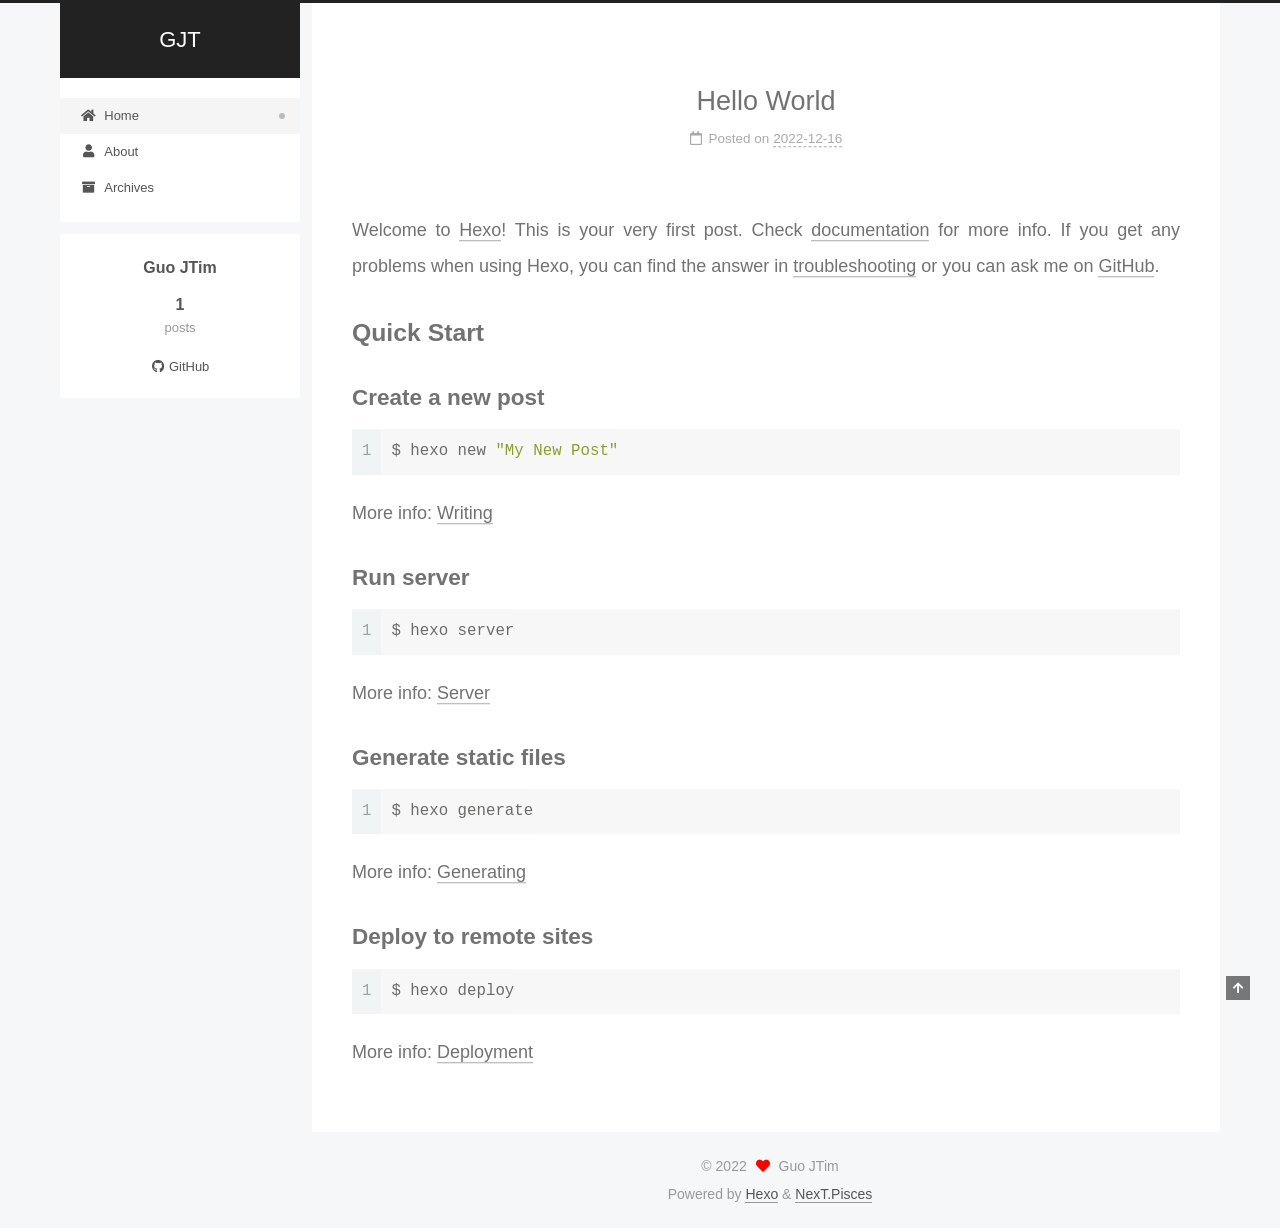
<file: index.html>
<!DOCTYPE html>
<html lang="en">
<head>
  <meta charset="UTF-8">
<meta name="viewport" content="width=device-width, initial-scale=1, maximum-scale=2">
<meta name="theme-color" content="#222">
<meta name="generator" content="Hexo 6.3.0">
  <link rel="apple-touch-icon" sizes="180x180" href="/images/apple-touch-icon-next.png">
  <link rel="icon" type="image/png" sizes="32x32" href="/images/favicon-32x32-next.png">
  <link rel="icon" type="image/png" sizes="16x16" href="/images/favicon-16x16-next.png">
  <link rel="mask-icon" href="/images/logo.svg" color="#222">

<link rel="stylesheet" href="/css/main.css">


<link rel="stylesheet" href="/lib/font-awesome/css/all.min.css">

<script id="hexo-configurations">
    var NexT = window.NexT || {};
    var CONFIG = {"hostname":"guojtim.github.io","root":"/","scheme":"Pisces","version":"7.8.0","exturl":false,"sidebar":{"position":"left","display":"post","padding":18,"offset":12,"onmobile":false},"copycode":{"enable":false,"show_result":false,"style":null},"back2top":{"enable":true,"sidebar":false,"scrollpercent":false},"bookmark":{"enable":false,"color":"#222","save":"auto"},"fancybox":false,"mediumzoom":false,"lazyload":false,"pangu":false,"comments":{"style":"tabs","active":null,"storage":true,"lazyload":false,"nav":null},"algolia":{"hits":{"per_page":10},"labels":{"input_placeholder":"Search for Posts","hits_empty":"We didn't find any results for the search: ${query}","hits_stats":"${hits} results found in ${time} ms"}},"localsearch":{"enable":false,"trigger":"auto","top_n_per_article":1,"unescape":false,"preload":false},"motion":{"enable":true,"async":false,"transition":{"post_block":"fadeIn","post_header":"slideDownIn","post_body":"slideDownIn","coll_header":"slideLeftIn","sidebar":"slideUpIn"}}};
  </script>

  <meta property="og:type" content="website">
<meta property="og:title" content="GJT">
<meta property="og:url" content="https://guojtim.github.io/index.html">
<meta property="og:site_name" content="GJT">
<meta property="og:locale" content="en_US">
<meta property="article:author" content="Guo JTim">
<meta name="twitter:card" content="summary">

<link rel="canonical" href="https://guojtim.github.io/">


<script id="page-configurations">
  // https://hexo.io/docs/variables.html
  CONFIG.page = {
    sidebar: "",
    isHome : true,
    isPost : false,
    lang   : 'en'
  };
</script>

  <title>GJT</title>
  






  <noscript>
  <style>
  .use-motion .brand,
  .use-motion .menu-item,
  .sidebar-inner,
  .use-motion .post-block,
  .use-motion .pagination,
  .use-motion .comments,
  .use-motion .post-header,
  .use-motion .post-body,
  .use-motion .collection-header { opacity: initial; }

  .use-motion .site-title,
  .use-motion .site-subtitle {
    opacity: initial;
    top: initial;
  }

  .use-motion .logo-line-before i { left: initial; }
  .use-motion .logo-line-after i { right: initial; }
  </style>
</noscript>

</head>

<body itemscope itemtype="http://schema.org/WebPage">
  <div class="container use-motion">
    <div class="headband"></div>

    <header class="header" itemscope itemtype="http://schema.org/WPHeader">
      <div class="header-inner"><div class="site-brand-container">
  <div class="site-nav-toggle">
    <div class="toggle" aria-label="Toggle navigation bar">
      <span class="toggle-line toggle-line-first"></span>
      <span class="toggle-line toggle-line-middle"></span>
      <span class="toggle-line toggle-line-last"></span>
    </div>
  </div>

  <div class="site-meta">

    <a href="/" class="brand" rel="start">
      <span class="logo-line-before"><i></i></span>
      <h1 class="site-title">GJT</h1>
      <span class="logo-line-after"><i></i></span>
    </a>
  </div>

  <div class="site-nav-right">
    <div class="toggle popup-trigger">
    </div>
  </div>
</div>




<nav class="site-nav">
  <ul id="menu" class="main-menu menu">
        <li class="menu-item menu-item-home">

    <a href="/" rel="section"><i class="fa fa-home fa-fw"></i>Home</a>

  </li>
        <li class="menu-item menu-item-about">

    <a href="/about/" rel="section"><i class="fa fa-user fa-fw"></i>About</a>

  </li>
        <li class="menu-item menu-item-archives">

    <a href="/archives/" rel="section"><i class="fa fa-archive fa-fw"></i>Archives</a>

  </li>
  </ul>
</nav>




</div>
    </header>

    
  <div class="back-to-top">
    <i class="fa fa-arrow-up"></i>
    <span>0%</span>
  </div>


    <main class="main">
      <div class="main-inner">
        <div class="content-wrap">
          

          <div class="content index posts-expand">
            
      
  
  
  <article itemscope itemtype="http://schema.org/Article" class="post-block" lang="en">
    <link itemprop="mainEntityOfPage" href="https://guojtim.github.io/2022/12/16/hello-world/">

    <span hidden itemprop="author" itemscope itemtype="http://schema.org/Person">
      <meta itemprop="image" content="/images/avatar.gif">
      <meta itemprop="name" content="Guo JTim">
      <meta itemprop="description" content="">
    </span>

    <span hidden itemprop="publisher" itemscope itemtype="http://schema.org/Organization">
      <meta itemprop="name" content="GJT">
    </span>
      <header class="post-header">
        <h2 class="post-title" itemprop="name headline">
          
            <a href="/2022/12/16/hello-world/" class="post-title-link" itemprop="url">Hello World</a>
        </h2>

        <div class="post-meta">
            <span class="post-meta-item">
              <span class="post-meta-item-icon">
                <i class="far fa-calendar"></i>
              </span>
              <span class="post-meta-item-text">Posted on</span>

              <time title="Created: 2022-12-16 17:27:26" itemprop="dateCreated datePublished" datetime="2022-12-16T17:27:26+08:00">2022-12-16</time>
            </span>

          

        </div>
      </header>

    
    
    
    <div class="post-body" itemprop="articleBody">

      
          <p>Welcome to <a target="_blank" rel="noopener" href="https://hexo.io/">Hexo</a>! This is your very first post. Check <a target="_blank" rel="noopener" href="https://hexo.io/docs/">documentation</a> for more info. If you get any problems when using Hexo, you can find the answer in <a target="_blank" rel="noopener" href="https://hexo.io/docs/troubleshooting.html">troubleshooting</a> or you can ask me on <a target="_blank" rel="noopener" href="https://github.com/hexojs/hexo/issues">GitHub</a>.</p>
<h2 id="Quick-Start"><a href="#Quick-Start" class="headerlink" title="Quick Start"></a>Quick Start</h2><h3 id="Create-a-new-post"><a href="#Create-a-new-post" class="headerlink" title="Create a new post"></a>Create a new post</h3><figure class="highlight bash"><table><tr><td class="gutter"><pre><span class="line">1</span><br></pre></td><td class="code"><pre><span class="line">$ hexo new <span class="string">&quot;My New Post&quot;</span></span><br></pre></td></tr></table></figure>

<p>More info: <a target="_blank" rel="noopener" href="https://hexo.io/docs/writing.html">Writing</a></p>
<h3 id="Run-server"><a href="#Run-server" class="headerlink" title="Run server"></a>Run server</h3><figure class="highlight bash"><table><tr><td class="gutter"><pre><span class="line">1</span><br></pre></td><td class="code"><pre><span class="line">$ hexo server</span><br></pre></td></tr></table></figure>

<p>More info: <a target="_blank" rel="noopener" href="https://hexo.io/docs/server.html">Server</a></p>
<h3 id="Generate-static-files"><a href="#Generate-static-files" class="headerlink" title="Generate static files"></a>Generate static files</h3><figure class="highlight bash"><table><tr><td class="gutter"><pre><span class="line">1</span><br></pre></td><td class="code"><pre><span class="line">$ hexo generate</span><br></pre></td></tr></table></figure>

<p>More info: <a target="_blank" rel="noopener" href="https://hexo.io/docs/generating.html">Generating</a></p>
<h3 id="Deploy-to-remote-sites"><a href="#Deploy-to-remote-sites" class="headerlink" title="Deploy to remote sites"></a>Deploy to remote sites</h3><figure class="highlight bash"><table><tr><td class="gutter"><pre><span class="line">1</span><br></pre></td><td class="code"><pre><span class="line">$ hexo deploy</span><br></pre></td></tr></table></figure>

<p>More info: <a target="_blank" rel="noopener" href="https://hexo.io/docs/one-command-deployment.html">Deployment</a></p>

      
    </div>

    
    
    
      <footer class="post-footer">
        <div class="post-eof"></div>
      </footer>
  </article>
  
  
  


  



          </div>
          

<script>
  window.addEventListener('tabs:register', () => {
    let { activeClass } = CONFIG.comments;
    if (CONFIG.comments.storage) {
      activeClass = localStorage.getItem('comments_active') || activeClass;
    }
    if (activeClass) {
      let activeTab = document.querySelector(`a[href="#comment-${activeClass}"]`);
      if (activeTab) {
        activeTab.click();
      }
    }
  });
  if (CONFIG.comments.storage) {
    window.addEventListener('tabs:click', event => {
      if (!event.target.matches('.tabs-comment .tab-content .tab-pane')) return;
      let commentClass = event.target.classList[1];
      localStorage.setItem('comments_active', commentClass);
    });
  }
</script>

        </div>
          
  
  <div class="toggle sidebar-toggle">
    <span class="toggle-line toggle-line-first"></span>
    <span class="toggle-line toggle-line-middle"></span>
    <span class="toggle-line toggle-line-last"></span>
  </div>

  <aside class="sidebar">
    <div class="sidebar-inner">

      <ul class="sidebar-nav motion-element">
        <li class="sidebar-nav-toc">
          Table of Contents
        </li>
        <li class="sidebar-nav-overview">
          Overview
        </li>
      </ul>

      <!--noindex-->
      <div class="post-toc-wrap sidebar-panel">
      </div>
      <!--/noindex-->

      <div class="site-overview-wrap sidebar-panel">
        <div class="site-author motion-element" itemprop="author" itemscope itemtype="http://schema.org/Person">
  <p class="site-author-name" itemprop="name">Guo JTim</p>
  <div class="site-description" itemprop="description"></div>
</div>
<div class="site-state-wrap motion-element">
  <nav class="site-state">
      <div class="site-state-item site-state-posts">
          <a href="/archives/">
        
          <span class="site-state-item-count">1</span>
          <span class="site-state-item-name">posts</span>
        </a>
      </div>
  </nav>
</div>
  <div class="links-of-author motion-element">
      <span class="links-of-author-item">
        <a href="https://github.com/guojtim" title="GitHub → https:&#x2F;&#x2F;github.com&#x2F;guojtim" rel="noopener" target="_blank"><i class="fab fa-github fa-fw"></i>GitHub</a>
      </span>
  </div>



      </div>

    </div>
  </aside>
  <div id="sidebar-dimmer"></div>


      </div>
    </main>

    <footer class="footer">
      <div class="footer-inner">
        

        

<div class="copyright">
  
  &copy; 
  <span itemprop="copyrightYear">2022</span>
  <span class="with-love">
    <i class="fa fa-heart"></i>
  </span>
  <span class="author" itemprop="copyrightHolder">Guo JTim</span>
</div>
  <div class="powered-by">Powered by <a href="https://hexo.io/" class="theme-link" rel="noopener" target="_blank">Hexo</a> & <a href="https://pisces.theme-next.org/" class="theme-link" rel="noopener" target="_blank">NexT.Pisces</a>
  </div>

        








      </div>
    </footer>
  </div>

  
  <script src="/lib/anime.min.js"></script>
  <script src="/lib/velocity/velocity.min.js"></script>
  <script src="/lib/velocity/velocity.ui.min.js"></script>

<script src="/js/utils.js"></script>

<script src="/js/motion.js"></script>


<script src="/js/schemes/pisces.js"></script>


<script src="/js/next-boot.js"></script>




  















  

  

</body>
</html>
</file>
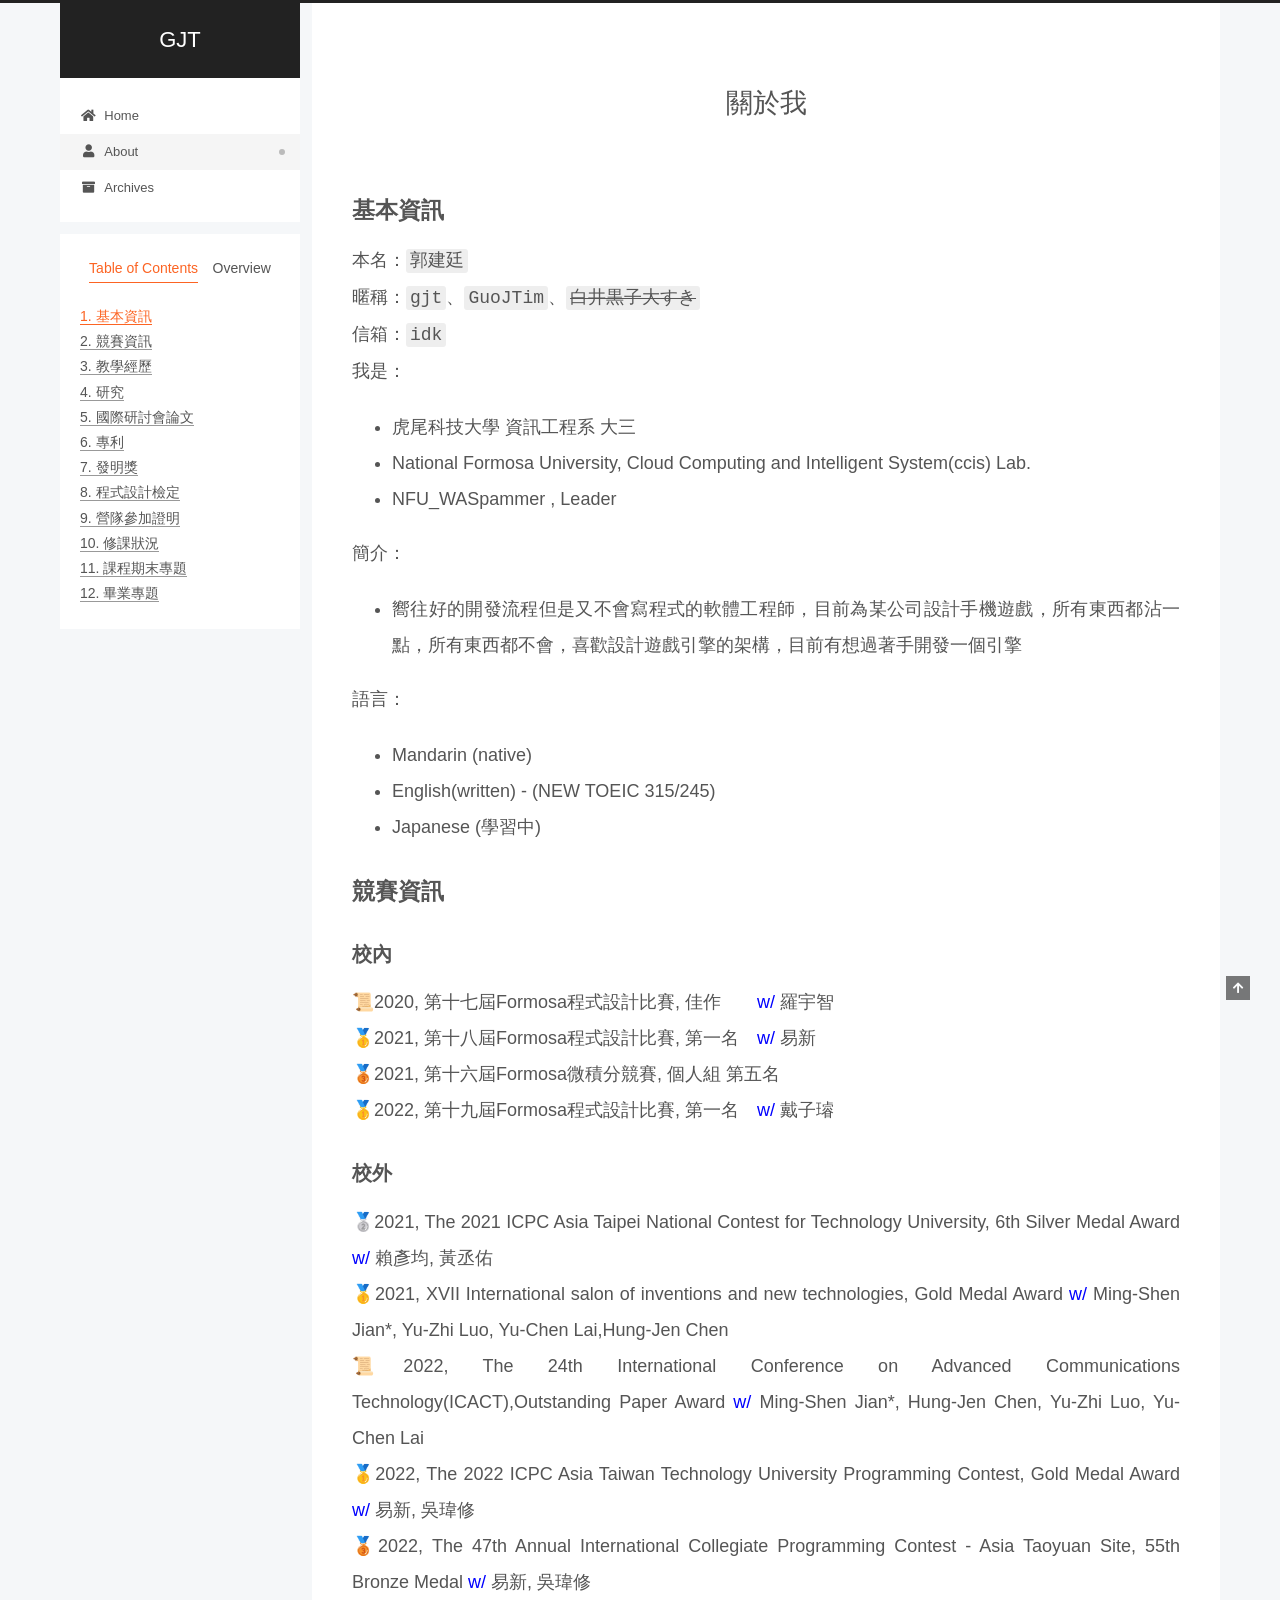
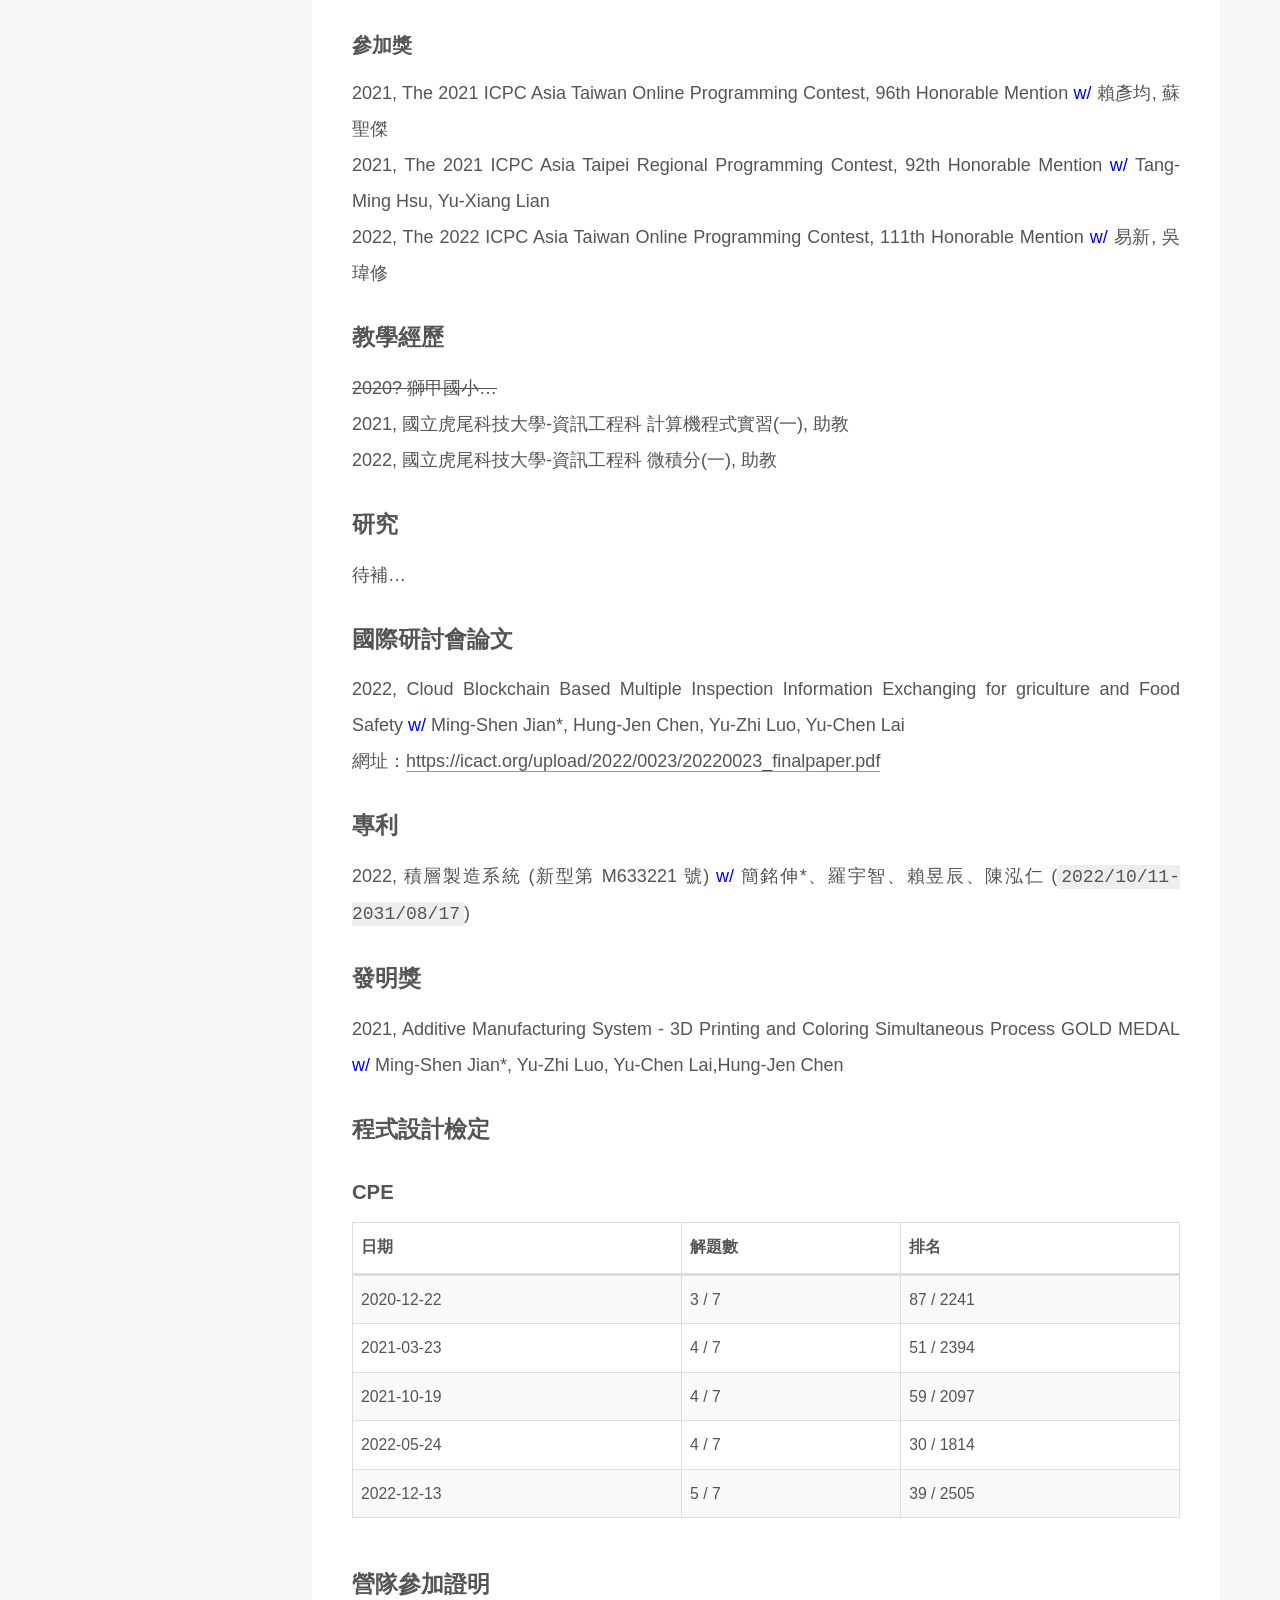
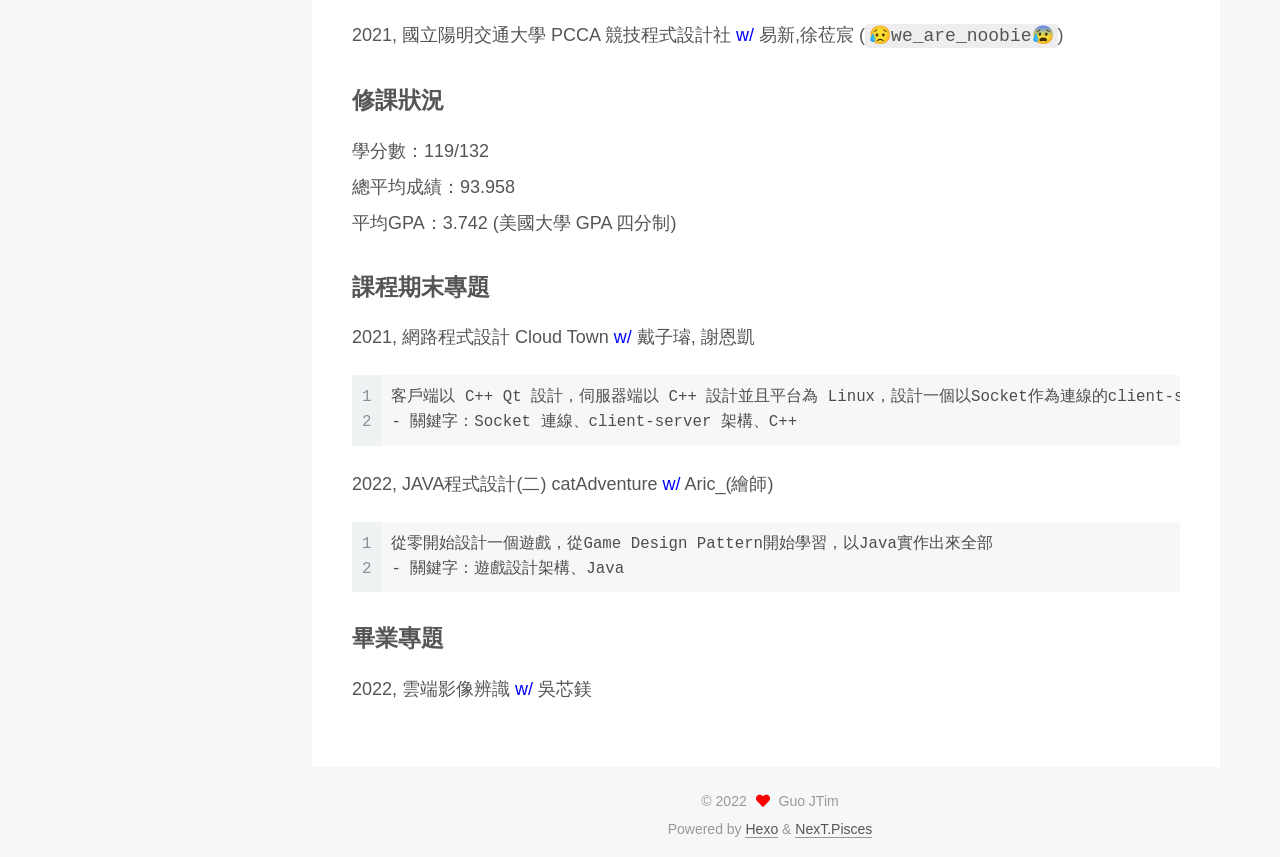
<file: about/index.html>
<!DOCTYPE html>
<html lang="en">
<head>
  <meta charset="UTF-8">
<meta name="viewport" content="width=device-width, initial-scale=1, maximum-scale=2">
<meta name="theme-color" content="#222">
<meta name="generator" content="Hexo 6.3.0">
  <link rel="apple-touch-icon" sizes="180x180" href="/images/apple-touch-icon-next.png">
  <link rel="icon" type="image/png" sizes="32x32" href="/images/favicon-32x32-next.png">
  <link rel="icon" type="image/png" sizes="16x16" href="/images/favicon-16x16-next.png">
  <link rel="mask-icon" href="/images/logo.svg" color="#222">

<link rel="stylesheet" href="/css/main.css">


<link rel="stylesheet" href="/lib/font-awesome/css/all.min.css">

<script id="hexo-configurations">
    var NexT = window.NexT || {};
    var CONFIG = {"hostname":"guojtim.github.io","root":"/","scheme":"Pisces","version":"7.8.0","exturl":false,"sidebar":{"position":"left","display":"post","padding":18,"offset":12,"onmobile":false},"copycode":{"enable":false,"show_result":false,"style":null},"back2top":{"enable":true,"sidebar":false,"scrollpercent":false},"bookmark":{"enable":false,"color":"#222","save":"auto"},"fancybox":false,"mediumzoom":false,"lazyload":false,"pangu":false,"comments":{"style":"tabs","active":null,"storage":true,"lazyload":false,"nav":null},"algolia":{"hits":{"per_page":10},"labels":{"input_placeholder":"Search for Posts","hits_empty":"We didn't find any results for the search: ${query}","hits_stats":"${hits} results found in ${time} ms"}},"localsearch":{"enable":false,"trigger":"auto","top_n_per_article":1,"unescape":false,"preload":false},"motion":{"enable":true,"async":false,"transition":{"post_block":"fadeIn","post_header":"slideDownIn","post_body":"slideDownIn","coll_header":"slideLeftIn","sidebar":"slideUpIn"}}};
  </script>

  <meta name="description" content=".with{     color:blue; }  基本資訊本名：郭建廷暱稱：gjt、GuoJTim、白井黒子大すき信箱：idk我是：  虎尾科技大學 資訊工程系 大三 National Formosa University, Cloud Computing and Intelligent System(ccis) Lab. NFU_WASpammer , Leader  簡介：  嚮往好的開發">
<meta property="og:type" content="website">
<meta property="og:title" content="關於我">
<meta property="og:url" content="https://guojtim.github.io/about/index.html">
<meta property="og:site_name" content="GJT">
<meta property="og:description" content=".with{     color:blue; }  基本資訊本名：郭建廷暱稱：gjt、GuoJTim、白井黒子大すき信箱：idk我是：  虎尾科技大學 資訊工程系 大三 National Formosa University, Cloud Computing and Intelligent System(ccis) Lab. NFU_WASpammer , Leader  簡介：  嚮往好的開發">
<meta property="og:locale" content="en_US">
<meta property="article:published_time" content="2022-12-21T15:16:29.000Z">
<meta property="article:modified_time" content="2022-12-21T17:34:34.189Z">
<meta property="article:author" content="Guo JTim">
<meta name="twitter:card" content="summary">

<link rel="canonical" href="https://guojtim.github.io/about/">


<script id="page-configurations">
  // https://hexo.io/docs/variables.html
  CONFIG.page = {
    sidebar: "",
    isHome : false,
    isPost : false,
    lang   : 'en'
  };
</script>

  <title>關於我 | GJT
</title>
  






  <noscript>
  <style>
  .use-motion .brand,
  .use-motion .menu-item,
  .sidebar-inner,
  .use-motion .post-block,
  .use-motion .pagination,
  .use-motion .comments,
  .use-motion .post-header,
  .use-motion .post-body,
  .use-motion .collection-header { opacity: initial; }

  .use-motion .site-title,
  .use-motion .site-subtitle {
    opacity: initial;
    top: initial;
  }

  .use-motion .logo-line-before i { left: initial; }
  .use-motion .logo-line-after i { right: initial; }
  </style>
</noscript>

</head>

<body itemscope itemtype="http://schema.org/WebPage">
  <div class="container use-motion">
    <div class="headband"></div>

    <header class="header" itemscope itemtype="http://schema.org/WPHeader">
      <div class="header-inner"><div class="site-brand-container">
  <div class="site-nav-toggle">
    <div class="toggle" aria-label="Toggle navigation bar">
      <span class="toggle-line toggle-line-first"></span>
      <span class="toggle-line toggle-line-middle"></span>
      <span class="toggle-line toggle-line-last"></span>
    </div>
  </div>

  <div class="site-meta">

    <a href="/" class="brand" rel="start">
      <span class="logo-line-before"><i></i></span>
      <h1 class="site-title">GJT</h1>
      <span class="logo-line-after"><i></i></span>
    </a>
  </div>

  <div class="site-nav-right">
    <div class="toggle popup-trigger">
    </div>
  </div>
</div>




<nav class="site-nav">
  <ul id="menu" class="main-menu menu">
        <li class="menu-item menu-item-home">

    <a href="/" rel="section"><i class="fa fa-home fa-fw"></i>Home</a>

  </li>
        <li class="menu-item menu-item-about">

    <a href="/about/" rel="section"><i class="fa fa-user fa-fw"></i>About</a>

  </li>
        <li class="menu-item menu-item-archives">

    <a href="/archives/" rel="section"><i class="fa fa-archive fa-fw"></i>Archives</a>

  </li>
  </ul>
</nav>




</div>
    </header>

    
  <div class="back-to-top">
    <i class="fa fa-arrow-up"></i>
    <span>0%</span>
  </div>


    <main class="main">
      <div class="main-inner">
        <div class="content-wrap">
          
  
  

          <div class="content page posts-expand">
            

    
    
    
    <div class="post-block" lang="en">
      <header class="post-header">

<h1 class="post-title" itemprop="name headline">關於我
</h1>

<div class="post-meta">
  

</div>

</header>

      
      
      
      <div class="post-body">
          <style>
.with{
    color:blue;
}
</style>
<h3 id="基本資訊"><a href="#基本資訊" class="headerlink" title="基本資訊"></a>基本資訊</h3><p>本名：<code>郭建廷</code><br>暱稱：<code>gjt</code>、<code>GuoJTim</code>、<del><code>白井黒子大すき</code></del><br>信箱：<code>idk</code><br>我是：</p>
<ul>
<li>虎尾科技大學 資訊工程系 大三</li>
<li>National Formosa University, Cloud Computing and Intelligent System(ccis) Lab.</li>
<li>NFU_WASpammer , Leader</li>
</ul>
<p>簡介：</p>
<ul>
<li>嚮往好的開發流程但是又不會寫程式的軟體工程師，目前為某公司設計手機遊戲，所有東西都沾一點，所有東西都不會，喜歡設計遊戲引擎的架構，目前有想過著手開發一個引擎</li>
</ul>
<p>語言：</p>
<ul>
<li>Mandarin (native)</li>
<li>English(written) - (NEW TOEIC 315&#x2F;245)</li>
<li>Japanese (學習中)</li>
</ul>
<h3 id="競賽資訊"><a href="#競賽資訊" class="headerlink" title="競賽資訊"></a>競賽資訊</h3><h4 id="校內"><a href="#校內" class="headerlink" title="校內"></a>校內</h4><p>📜2020, 第十七屆Formosa程式設計比賽, 佳作　　<span class="with">w&#x2F;</span> 羅宇智<br>🥇2021, 第十八屆Formosa程式設計比賽, 第一名　<span class="with">w&#x2F;</span> 易新<br>🥉2021, 第十六屆Formosa微積分競賽, 個人組 第五名<br>🥇2022, 第十九屆Formosa程式設計比賽, 第一名　<span class="with">w&#x2F;</span> 戴子璿</p>
<h4 id="校外"><a href="#校外" class="headerlink" title="校外"></a>校外</h4><p>🥈2021, The 2021 ICPC Asia Taipei National Contest for Technology University, 6th Silver Medal Award <span class="with">w&#x2F;</span> 賴彥均, 黃丞佑<br>🥇2021, XVII International salon of inventions and new technologies, Gold Medal Award <span class="with">w&#x2F;</span> Ming-Shen Jian*, Yu-Zhi Luo, Yu-Chen Lai,Hung-Jen Chen<br>📜2022, The 24th International Conference on Advanced Communications Technology(ICACT),Outstanding Paper Award <span class="with">w&#x2F;</span> Ming-Shen Jian*, Hung-Jen Chen, Yu-Zhi Luo, Yu-Chen Lai<br>🥇2022, The 2022 ICPC Asia Taiwan Technology University Programming Contest, Gold Medal Award <span class="with">w&#x2F;</span> 易新, 吳瑋修<br>🥉2022, The 47th Annual International Collegiate Programming Contest - Asia Taoyuan Site, 55th Bronze Medal <span class="with">w&#x2F;</span> 易新, 吳瑋修</p>
<h4 id="參加獎"><a href="#參加獎" class="headerlink" title="參加獎"></a>參加獎</h4><p>2021, The 2021 ICPC Asia Taiwan Online Programming Contest, 96th Honorable Mention <span class="with">w&#x2F;</span> 賴彥均, 蘇聖傑	<br>2021, The 2021 ICPC Asia Taipei Regional Programming Contest, 92th Honorable Mention <span class="with">w&#x2F;</span> Tang-Ming Hsu, Yu-Xiang Lian<br>2022, The 2022 ICPC Asia Taiwan Online Programming Contest, 111th Honorable Mention <span class="with">w&#x2F;</span> 易新, 吳瑋修</p>
<h3 id="教學經歷"><a href="#教學經歷" class="headerlink" title="教學經歷"></a>教學經歷</h3><p><del>2020? 獅甲國小…</del><br>2021, 國立​虎尾科技大學-資訊工程科 計算機程式實習(一), 助教<br>2022, 國立​虎尾科技大學-資訊工程科 微積分(一), 助教</p>
<h3 id="研究"><a href="#研究" class="headerlink" title="研究"></a>研究</h3><p>待補…</p>
<h3 id="國際研討會論文"><a href="#國際研討會論文" class="headerlink" title="國際研討會論文"></a>國際研討會論文</h3><p>2022, Cloud Blockchain Based Multiple Inspection Information Exchanging for griculture and Food Safety <span class="with">w&#x2F;</span> Ming-Shen Jian*, Hung-Jen Chen, Yu-Zhi Luo, Yu-Chen Lai<br>網址：<a target="_blank" rel="noopener" href="https://icact.org/upload/2022/0023/20220023_finalpaper.pdf">https://icact.org/upload/2022/0023/20220023_finalpaper.pdf</a></p>
<h3 id="專利"><a href="#專利" class="headerlink" title="專利"></a>專利</h3><p>2022, 積層製造系統 (新型第 M633221 號) <span class="with">w&#x2F;</span> 簡銘伸*、羅宇智、賴昱辰、陳泓仁 (<code>2022/10/11-2031/08/17</code>)</p>
<h3 id="發明獎"><a href="#發明獎" class="headerlink" title="發明獎"></a>發明獎</h3><p>2021, Additive Manufacturing System - 3D Printing and Coloring Simultaneous Process GOLD MEDAL <span class="with">w&#x2F;</span> Ming-Shen Jian*, Yu-Zhi Luo, Yu-Chen Lai,Hung-Jen Chen</p>
<h3 id="程式設計檢定"><a href="#程式設計檢定" class="headerlink" title="程式設計檢定"></a>程式設計檢定</h3><h4 id="CPE"><a href="#CPE" class="headerlink" title="CPE"></a>CPE</h4><table>
<thead>
<tr>
<th>日期</th>
<th>解題數</th>
<th>排名</th>
</tr>
</thead>
<tbody><tr>
<td>2020-12-22</td>
<td>3 &#x2F; 7</td>
<td>87 &#x2F; 2241</td>
</tr>
<tr>
<td>2021-03-23</td>
<td>4 &#x2F; 7</td>
<td>51 &#x2F; 2394</td>
</tr>
<tr>
<td>2021-10-19</td>
<td>4 &#x2F; 7</td>
<td>59 &#x2F; 2097</td>
</tr>
<tr>
<td>2022-05-24</td>
<td>4 &#x2F; 7</td>
<td>30 &#x2F; 1814</td>
</tr>
<tr>
<td>2022-12-13</td>
<td>5 &#x2F; 7</td>
<td>39 &#x2F; 2505</td>
</tr>
</tbody></table>
<h3 id="營隊參加證明"><a href="#營隊參加證明" class="headerlink" title="營隊參加證明"></a>營隊參加證明</h3><p>2021, 國立陽明交通大學 PCCA 競技程式設計社 <span class="with">w&#x2F;</span> 易新,徐莅宸 (<code>😥we_are_noobie😰</code>)</p>
<h3 id="修課狀況"><a href="#修課狀況" class="headerlink" title="修課狀況"></a>修課狀況</h3><p>學分數：119&#x2F;132<br>總平均成績：93.958<br>平均GPA：3.742 (美國大學 GPA 四分制)</p>
<h3 id="課程期末專題"><a href="#課程期末專題" class="headerlink" title="課程期末專題"></a>課程期末專題</h3><p>2021, 網路程式設計 Cloud Town <span class="with">w&#x2F;</span> 戴子璿, 謝恩凱</p>
<figure class="highlight plaintext"><table><tr><td class="gutter"><pre><span class="line">1</span><br><span class="line">2</span><br></pre></td><td class="code"><pre><span class="line">客戶端以 C++ Qt 設計，伺服器端以 C++ 設計並且平台為 Linux，設計一個以Socket作為連線的client-server架構連線的遊戲</span><br><span class="line">- 關鍵字：Socket 連線、client-server 架構、C++</span><br></pre></td></tr></table></figure>


<p>2022, JAVA程式設計(二) catAdventure <span class="with">w&#x2F;</span> Aric_(繪師)</p>
<figure class="highlight plaintext"><table><tr><td class="gutter"><pre><span class="line">1</span><br><span class="line">2</span><br></pre></td><td class="code"><pre><span class="line">從零開始設計一個遊戲，從Game Design Pattern開始學習，以Java實作出來全部</span><br><span class="line">- 關鍵字：遊戲設計架構、Java</span><br></pre></td></tr></table></figure>

<h3 id="畢業專題"><a href="#畢業專題" class="headerlink" title="畢業專題"></a>畢業專題</h3><p>2022, 雲端影像辨識 <span class="with">w&#x2F;</span> 吳芯鎂</p>

      </div>
      
      
      
    </div>
    

    
    
    


          </div>
          

<script>
  window.addEventListener('tabs:register', () => {
    let { activeClass } = CONFIG.comments;
    if (CONFIG.comments.storage) {
      activeClass = localStorage.getItem('comments_active') || activeClass;
    }
    if (activeClass) {
      let activeTab = document.querySelector(`a[href="#comment-${activeClass}"]`);
      if (activeTab) {
        activeTab.click();
      }
    }
  });
  if (CONFIG.comments.storage) {
    window.addEventListener('tabs:click', event => {
      if (!event.target.matches('.tabs-comment .tab-content .tab-pane')) return;
      let commentClass = event.target.classList[1];
      localStorage.setItem('comments_active', commentClass);
    });
  }
</script>

        </div>
          
  
  <div class="toggle sidebar-toggle">
    <span class="toggle-line toggle-line-first"></span>
    <span class="toggle-line toggle-line-middle"></span>
    <span class="toggle-line toggle-line-last"></span>
  </div>

  <aside class="sidebar">
    <div class="sidebar-inner">

      <ul class="sidebar-nav motion-element">
        <li class="sidebar-nav-toc">
          Table of Contents
        </li>
        <li class="sidebar-nav-overview">
          Overview
        </li>
      </ul>

      <!--noindex-->
      <div class="post-toc-wrap sidebar-panel">
          <div class="post-toc motion-element"><ol class="nav"><li class="nav-item nav-level-3"><a class="nav-link" href="#%E5%9F%BA%E6%9C%AC%E8%B3%87%E8%A8%8A"><span class="nav-number">1.</span> <span class="nav-text">基本資訊</span></a></li><li class="nav-item nav-level-3"><a class="nav-link" href="#%E7%AB%B6%E8%B3%BD%E8%B3%87%E8%A8%8A"><span class="nav-number">2.</span> <span class="nav-text">競賽資訊</span></a><ol class="nav-child"><li class="nav-item nav-level-4"><a class="nav-link" href="#%E6%A0%A1%E5%85%A7"><span class="nav-number">2.1.</span> <span class="nav-text">校內</span></a></li><li class="nav-item nav-level-4"><a class="nav-link" href="#%E6%A0%A1%E5%A4%96"><span class="nav-number">2.2.</span> <span class="nav-text">校外</span></a></li><li class="nav-item nav-level-4"><a class="nav-link" href="#%E5%8F%83%E5%8A%A0%E7%8D%8E"><span class="nav-number">2.3.</span> <span class="nav-text">參加獎</span></a></li></ol></li><li class="nav-item nav-level-3"><a class="nav-link" href="#%E6%95%99%E5%AD%B8%E7%B6%93%E6%AD%B7"><span class="nav-number">3.</span> <span class="nav-text">教學經歷</span></a></li><li class="nav-item nav-level-3"><a class="nav-link" href="#%E7%A0%94%E7%A9%B6"><span class="nav-number">4.</span> <span class="nav-text">研究</span></a></li><li class="nav-item nav-level-3"><a class="nav-link" href="#%E5%9C%8B%E9%9A%9B%E7%A0%94%E8%A8%8E%E6%9C%83%E8%AB%96%E6%96%87"><span class="nav-number">5.</span> <span class="nav-text">國際研討會論文</span></a></li><li class="nav-item nav-level-3"><a class="nav-link" href="#%E5%B0%88%E5%88%A9"><span class="nav-number">6.</span> <span class="nav-text">專利</span></a></li><li class="nav-item nav-level-3"><a class="nav-link" href="#%E7%99%BC%E6%98%8E%E7%8D%8E"><span class="nav-number">7.</span> <span class="nav-text">發明獎</span></a></li><li class="nav-item nav-level-3"><a class="nav-link" href="#%E7%A8%8B%E5%BC%8F%E8%A8%AD%E8%A8%88%E6%AA%A2%E5%AE%9A"><span class="nav-number">8.</span> <span class="nav-text">程式設計檢定</span></a><ol class="nav-child"><li class="nav-item nav-level-4"><a class="nav-link" href="#CPE"><span class="nav-number">8.1.</span> <span class="nav-text">CPE</span></a></li></ol></li><li class="nav-item nav-level-3"><a class="nav-link" href="#%E7%87%9F%E9%9A%8A%E5%8F%83%E5%8A%A0%E8%AD%89%E6%98%8E"><span class="nav-number">9.</span> <span class="nav-text">營隊參加證明</span></a></li><li class="nav-item nav-level-3"><a class="nav-link" href="#%E4%BF%AE%E8%AA%B2%E7%8B%80%E6%B3%81"><span class="nav-number">10.</span> <span class="nav-text">修課狀況</span></a></li><li class="nav-item nav-level-3"><a class="nav-link" href="#%E8%AA%B2%E7%A8%8B%E6%9C%9F%E6%9C%AB%E5%B0%88%E9%A1%8C"><span class="nav-number">11.</span> <span class="nav-text">課程期末專題</span></a></li><li class="nav-item nav-level-3"><a class="nav-link" href="#%E7%95%A2%E6%A5%AD%E5%B0%88%E9%A1%8C"><span class="nav-number">12.</span> <span class="nav-text">畢業專題</span></a></li></ol></div>
      </div>
      <!--/noindex-->

      <div class="site-overview-wrap sidebar-panel">
        <div class="site-author motion-element" itemprop="author" itemscope itemtype="http://schema.org/Person">
  <p class="site-author-name" itemprop="name">Guo JTim</p>
  <div class="site-description" itemprop="description"></div>
</div>
<div class="site-state-wrap motion-element">
  <nav class="site-state">
      <div class="site-state-item site-state-posts">
          <a href="/archives/">
        
          <span class="site-state-item-count">1</span>
          <span class="site-state-item-name">posts</span>
        </a>
      </div>
  </nav>
</div>
  <div class="links-of-author motion-element">
      <span class="links-of-author-item">
        <a href="https://github.com/guojtim" title="GitHub → https:&#x2F;&#x2F;github.com&#x2F;guojtim" rel="noopener" target="_blank"><i class="fab fa-github fa-fw"></i>GitHub</a>
      </span>
  </div>



      </div>

    </div>
  </aside>
  <div id="sidebar-dimmer"></div>


      </div>
    </main>

    <footer class="footer">
      <div class="footer-inner">
        

        

<div class="copyright">
  
  &copy; 
  <span itemprop="copyrightYear">2022</span>
  <span class="with-love">
    <i class="fa fa-heart"></i>
  </span>
  <span class="author" itemprop="copyrightHolder">Guo JTim</span>
</div>
  <div class="powered-by">Powered by <a href="https://hexo.io/" class="theme-link" rel="noopener" target="_blank">Hexo</a> & <a href="https://pisces.theme-next.org/" class="theme-link" rel="noopener" target="_blank">NexT.Pisces</a>
  </div>

        








      </div>
    </footer>
  </div>

  
  <script src="/lib/anime.min.js"></script>
  <script src="/lib/velocity/velocity.min.js"></script>
  <script src="/lib/velocity/velocity.ui.min.js"></script>

<script src="/js/utils.js"></script>

<script src="/js/motion.js"></script>


<script src="/js/schemes/pisces.js"></script>


<script src="/js/next-boot.js"></script>




  















  

  

</body>
</html>
</file>
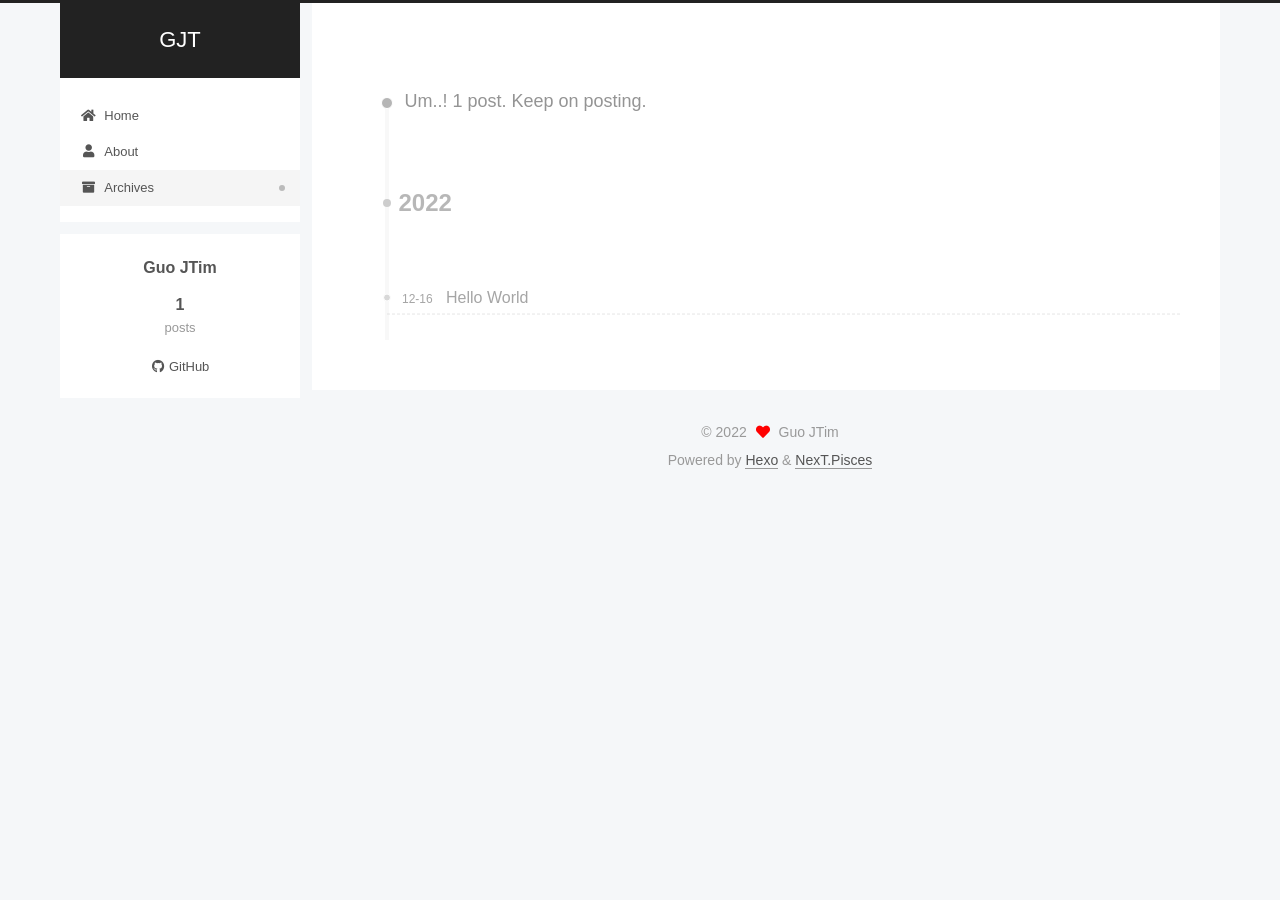
<file: archives/index.html>
<!DOCTYPE html>
<html lang="en">
<head>
  <meta charset="UTF-8">
<meta name="viewport" content="width=device-width, initial-scale=1, maximum-scale=2">
<meta name="theme-color" content="#222">
<meta name="generator" content="Hexo 6.3.0">
  <link rel="apple-touch-icon" sizes="180x180" href="/images/apple-touch-icon-next.png">
  <link rel="icon" type="image/png" sizes="32x32" href="/images/favicon-32x32-next.png">
  <link rel="icon" type="image/png" sizes="16x16" href="/images/favicon-16x16-next.png">
  <link rel="mask-icon" href="/images/logo.svg" color="#222">

<link rel="stylesheet" href="/css/main.css">


<link rel="stylesheet" href="/lib/font-awesome/css/all.min.css">

<script id="hexo-configurations">
    var NexT = window.NexT || {};
    var CONFIG = {"hostname":"guojtim.github.io","root":"/","scheme":"Pisces","version":"7.8.0","exturl":false,"sidebar":{"position":"left","display":"post","padding":18,"offset":12,"onmobile":false},"copycode":{"enable":false,"show_result":false,"style":null},"back2top":{"enable":true,"sidebar":false,"scrollpercent":false},"bookmark":{"enable":false,"color":"#222","save":"auto"},"fancybox":false,"mediumzoom":false,"lazyload":false,"pangu":false,"comments":{"style":"tabs","active":null,"storage":true,"lazyload":false,"nav":null},"algolia":{"hits":{"per_page":10},"labels":{"input_placeholder":"Search for Posts","hits_empty":"We didn't find any results for the search: ${query}","hits_stats":"${hits} results found in ${time} ms"}},"localsearch":{"enable":false,"trigger":"auto","top_n_per_article":1,"unescape":false,"preload":false},"motion":{"enable":true,"async":false,"transition":{"post_block":"fadeIn","post_header":"slideDownIn","post_body":"slideDownIn","coll_header":"slideLeftIn","sidebar":"slideUpIn"}}};
  </script>

  <meta property="og:type" content="website">
<meta property="og:title" content="GJT">
<meta property="og:url" content="https://guojtim.github.io/archives/index.html">
<meta property="og:site_name" content="GJT">
<meta property="og:locale" content="en_US">
<meta property="article:author" content="Guo JTim">
<meta name="twitter:card" content="summary">

<link rel="canonical" href="https://guojtim.github.io/archives/">


<script id="page-configurations">
  // https://hexo.io/docs/variables.html
  CONFIG.page = {
    sidebar: "",
    isHome : false,
    isPost : false,
    lang   : 'en'
  };
</script>

  <title>Archive | GJT</title>
  






  <noscript>
  <style>
  .use-motion .brand,
  .use-motion .menu-item,
  .sidebar-inner,
  .use-motion .post-block,
  .use-motion .pagination,
  .use-motion .comments,
  .use-motion .post-header,
  .use-motion .post-body,
  .use-motion .collection-header { opacity: initial; }

  .use-motion .site-title,
  .use-motion .site-subtitle {
    opacity: initial;
    top: initial;
  }

  .use-motion .logo-line-before i { left: initial; }
  .use-motion .logo-line-after i { right: initial; }
  </style>
</noscript>

</head>

<body itemscope itemtype="http://schema.org/WebPage">
  <div class="container use-motion">
    <div class="headband"></div>

    <header class="header" itemscope itemtype="http://schema.org/WPHeader">
      <div class="header-inner"><div class="site-brand-container">
  <div class="site-nav-toggle">
    <div class="toggle" aria-label="Toggle navigation bar">
      <span class="toggle-line toggle-line-first"></span>
      <span class="toggle-line toggle-line-middle"></span>
      <span class="toggle-line toggle-line-last"></span>
    </div>
  </div>

  <div class="site-meta">

    <a href="/" class="brand" rel="start">
      <span class="logo-line-before"><i></i></span>
      <h1 class="site-title">GJT</h1>
      <span class="logo-line-after"><i></i></span>
    </a>
  </div>

  <div class="site-nav-right">
    <div class="toggle popup-trigger">
    </div>
  </div>
</div>




<nav class="site-nav">
  <ul id="menu" class="main-menu menu">
        <li class="menu-item menu-item-home">

    <a href="/" rel="section"><i class="fa fa-home fa-fw"></i>Home</a>

  </li>
        <li class="menu-item menu-item-about">

    <a href="/about/" rel="section"><i class="fa fa-user fa-fw"></i>About</a>

  </li>
        <li class="menu-item menu-item-archives">

    <a href="/archives/" rel="section"><i class="fa fa-archive fa-fw"></i>Archives</a>

  </li>
  </ul>
</nav>




</div>
    </header>

    
  <div class="back-to-top">
    <i class="fa fa-arrow-up"></i>
    <span>0%</span>
  </div>


    <main class="main">
      <div class="main-inner">
        <div class="content-wrap">
          

          <div class="content archive">
            

  
  
  
  <div class="post-block">
    <div class="posts-collapse">
      <div class="collection-title">
        <span class="collection-header">Um..! 1 post. Keep on posting.</span>
      </div>

      
    <div class="collection-year">
      <span class="collection-header">2022</span>
    </div>

  <article itemscope itemtype="http://schema.org/Article">
    <header class="post-header">

      <div class="post-meta">
        <time itemprop="dateCreated"
              datetime="2022-12-16T17:27:26+08:00"
              content="2022-12-16">
          12-16
        </time>
      </div>

      <div class="post-title">
          <a class="post-title-link" href="/2022/12/16/hello-world/" itemprop="url">
            <span itemprop="name">Hello World</span>
          </a>
      </div>

    </header>
  </article>


    </div>
  </div>
  
  
  

  



          </div>
          

<script>
  window.addEventListener('tabs:register', () => {
    let { activeClass } = CONFIG.comments;
    if (CONFIG.comments.storage) {
      activeClass = localStorage.getItem('comments_active') || activeClass;
    }
    if (activeClass) {
      let activeTab = document.querySelector(`a[href="#comment-${activeClass}"]`);
      if (activeTab) {
        activeTab.click();
      }
    }
  });
  if (CONFIG.comments.storage) {
    window.addEventListener('tabs:click', event => {
      if (!event.target.matches('.tabs-comment .tab-content .tab-pane')) return;
      let commentClass = event.target.classList[1];
      localStorage.setItem('comments_active', commentClass);
    });
  }
</script>

        </div>
          
  
  <div class="toggle sidebar-toggle">
    <span class="toggle-line toggle-line-first"></span>
    <span class="toggle-line toggle-line-middle"></span>
    <span class="toggle-line toggle-line-last"></span>
  </div>

  <aside class="sidebar">
    <div class="sidebar-inner">

      <ul class="sidebar-nav motion-element">
        <li class="sidebar-nav-toc">
          Table of Contents
        </li>
        <li class="sidebar-nav-overview">
          Overview
        </li>
      </ul>

      <!--noindex-->
      <div class="post-toc-wrap sidebar-panel">
      </div>
      <!--/noindex-->

      <div class="site-overview-wrap sidebar-panel">
        <div class="site-author motion-element" itemprop="author" itemscope itemtype="http://schema.org/Person">
  <p class="site-author-name" itemprop="name">Guo JTim</p>
  <div class="site-description" itemprop="description"></div>
</div>
<div class="site-state-wrap motion-element">
  <nav class="site-state">
      <div class="site-state-item site-state-posts">
          <a href="/archives/">
        
          <span class="site-state-item-count">1</span>
          <span class="site-state-item-name">posts</span>
        </a>
      </div>
  </nav>
</div>
  <div class="links-of-author motion-element">
      <span class="links-of-author-item">
        <a href="https://github.com/guojtim" title="GitHub → https:&#x2F;&#x2F;github.com&#x2F;guojtim" rel="noopener" target="_blank"><i class="fab fa-github fa-fw"></i>GitHub</a>
      </span>
  </div>



      </div>

    </div>
  </aside>
  <div id="sidebar-dimmer"></div>


      </div>
    </main>

    <footer class="footer">
      <div class="footer-inner">
        

        

<div class="copyright">
  
  &copy; 
  <span itemprop="copyrightYear">2022</span>
  <span class="with-love">
    <i class="fa fa-heart"></i>
  </span>
  <span class="author" itemprop="copyrightHolder">Guo JTim</span>
</div>
  <div class="powered-by">Powered by <a href="https://hexo.io/" class="theme-link" rel="noopener" target="_blank">Hexo</a> & <a href="https://pisces.theme-next.org/" class="theme-link" rel="noopener" target="_blank">NexT.Pisces</a>
  </div>

        








      </div>
    </footer>
  </div>

  
  <script src="/lib/anime.min.js"></script>
  <script src="/lib/velocity/velocity.min.js"></script>
  <script src="/lib/velocity/velocity.ui.min.js"></script>

<script src="/js/utils.js"></script>

<script src="/js/motion.js"></script>


<script src="/js/schemes/pisces.js"></script>


<script src="/js/next-boot.js"></script>




  















  

  

</body>
</html>
</file>
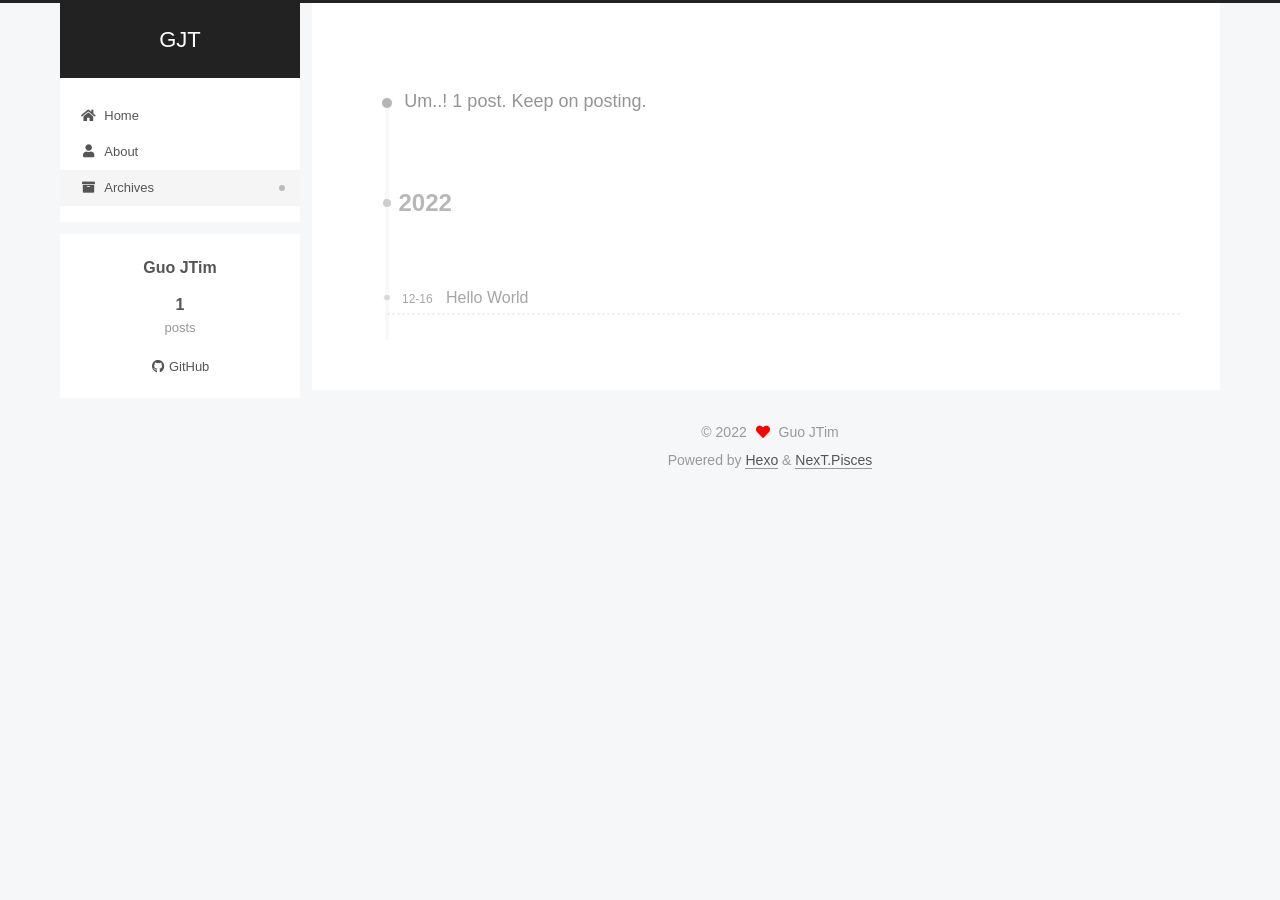
<file: archives/2022/index.html>
<!DOCTYPE html>
<html lang="en">
<head>
  <meta charset="UTF-8">
<meta name="viewport" content="width=device-width, initial-scale=1, maximum-scale=2">
<meta name="theme-color" content="#222">
<meta name="generator" content="Hexo 6.3.0">
  <link rel="apple-touch-icon" sizes="180x180" href="/images/apple-touch-icon-next.png">
  <link rel="icon" type="image/png" sizes="32x32" href="/images/favicon-32x32-next.png">
  <link rel="icon" type="image/png" sizes="16x16" href="/images/favicon-16x16-next.png">
  <link rel="mask-icon" href="/images/logo.svg" color="#222">

<link rel="stylesheet" href="/css/main.css">


<link rel="stylesheet" href="/lib/font-awesome/css/all.min.css">

<script id="hexo-configurations">
    var NexT = window.NexT || {};
    var CONFIG = {"hostname":"guojtim.github.io","root":"/","scheme":"Pisces","version":"7.8.0","exturl":false,"sidebar":{"position":"left","display":"post","padding":18,"offset":12,"onmobile":false},"copycode":{"enable":false,"show_result":false,"style":null},"back2top":{"enable":true,"sidebar":false,"scrollpercent":false},"bookmark":{"enable":false,"color":"#222","save":"auto"},"fancybox":false,"mediumzoom":false,"lazyload":false,"pangu":false,"comments":{"style":"tabs","active":null,"storage":true,"lazyload":false,"nav":null},"algolia":{"hits":{"per_page":10},"labels":{"input_placeholder":"Search for Posts","hits_empty":"We didn't find any results for the search: ${query}","hits_stats":"${hits} results found in ${time} ms"}},"localsearch":{"enable":false,"trigger":"auto","top_n_per_article":1,"unescape":false,"preload":false},"motion":{"enable":true,"async":false,"transition":{"post_block":"fadeIn","post_header":"slideDownIn","post_body":"slideDownIn","coll_header":"slideLeftIn","sidebar":"slideUpIn"}}};
  </script>

  <meta property="og:type" content="website">
<meta property="og:title" content="GJT">
<meta property="og:url" content="https://guojtim.github.io/archives/2022/index.html">
<meta property="og:site_name" content="GJT">
<meta property="og:locale" content="en_US">
<meta property="article:author" content="Guo JTim">
<meta name="twitter:card" content="summary">

<link rel="canonical" href="https://guojtim.github.io/archives/2022/">


<script id="page-configurations">
  // https://hexo.io/docs/variables.html
  CONFIG.page = {
    sidebar: "",
    isHome : false,
    isPost : false,
    lang   : 'en'
  };
</script>

  <title>Archive | GJT</title>
  






  <noscript>
  <style>
  .use-motion .brand,
  .use-motion .menu-item,
  .sidebar-inner,
  .use-motion .post-block,
  .use-motion .pagination,
  .use-motion .comments,
  .use-motion .post-header,
  .use-motion .post-body,
  .use-motion .collection-header { opacity: initial; }

  .use-motion .site-title,
  .use-motion .site-subtitle {
    opacity: initial;
    top: initial;
  }

  .use-motion .logo-line-before i { left: initial; }
  .use-motion .logo-line-after i { right: initial; }
  </style>
</noscript>

</head>

<body itemscope itemtype="http://schema.org/WebPage">
  <div class="container use-motion">
    <div class="headband"></div>

    <header class="header" itemscope itemtype="http://schema.org/WPHeader">
      <div class="header-inner"><div class="site-brand-container">
  <div class="site-nav-toggle">
    <div class="toggle" aria-label="Toggle navigation bar">
      <span class="toggle-line toggle-line-first"></span>
      <span class="toggle-line toggle-line-middle"></span>
      <span class="toggle-line toggle-line-last"></span>
    </div>
  </div>

  <div class="site-meta">

    <a href="/" class="brand" rel="start">
      <span class="logo-line-before"><i></i></span>
      <h1 class="site-title">GJT</h1>
      <span class="logo-line-after"><i></i></span>
    </a>
  </div>

  <div class="site-nav-right">
    <div class="toggle popup-trigger">
    </div>
  </div>
</div>




<nav class="site-nav">
  <ul id="menu" class="main-menu menu">
        <li class="menu-item menu-item-home">

    <a href="/" rel="section"><i class="fa fa-home fa-fw"></i>Home</a>

  </li>
        <li class="menu-item menu-item-about">

    <a href="/about/" rel="section"><i class="fa fa-user fa-fw"></i>About</a>

  </li>
        <li class="menu-item menu-item-archives">

    <a href="/archives/" rel="section"><i class="fa fa-archive fa-fw"></i>Archives</a>

  </li>
  </ul>
</nav>




</div>
    </header>

    
  <div class="back-to-top">
    <i class="fa fa-arrow-up"></i>
    <span>0%</span>
  </div>


    <main class="main">
      <div class="main-inner">
        <div class="content-wrap">
          

          <div class="content archive">
            

  
  
  
  <div class="post-block">
    <div class="posts-collapse">
      <div class="collection-title">
        <span class="collection-header">Um..! 1 post. Keep on posting.</span>
      </div>

      
    <div class="collection-year">
      <span class="collection-header">2022</span>
    </div>

  <article itemscope itemtype="http://schema.org/Article">
    <header class="post-header">

      <div class="post-meta">
        <time itemprop="dateCreated"
              datetime="2022-12-16T17:27:26+08:00"
              content="2022-12-16">
          12-16
        </time>
      </div>

      <div class="post-title">
          <a class="post-title-link" href="/2022/12/16/hello-world/" itemprop="url">
            <span itemprop="name">Hello World</span>
          </a>
      </div>

    </header>
  </article>


    </div>
  </div>
  
  
  

  



          </div>
          

<script>
  window.addEventListener('tabs:register', () => {
    let { activeClass } = CONFIG.comments;
    if (CONFIG.comments.storage) {
      activeClass = localStorage.getItem('comments_active') || activeClass;
    }
    if (activeClass) {
      let activeTab = document.querySelector(`a[href="#comment-${activeClass}"]`);
      if (activeTab) {
        activeTab.click();
      }
    }
  });
  if (CONFIG.comments.storage) {
    window.addEventListener('tabs:click', event => {
      if (!event.target.matches('.tabs-comment .tab-content .tab-pane')) return;
      let commentClass = event.target.classList[1];
      localStorage.setItem('comments_active', commentClass);
    });
  }
</script>

        </div>
          
  
  <div class="toggle sidebar-toggle">
    <span class="toggle-line toggle-line-first"></span>
    <span class="toggle-line toggle-line-middle"></span>
    <span class="toggle-line toggle-line-last"></span>
  </div>

  <aside class="sidebar">
    <div class="sidebar-inner">

      <ul class="sidebar-nav motion-element">
        <li class="sidebar-nav-toc">
          Table of Contents
        </li>
        <li class="sidebar-nav-overview">
          Overview
        </li>
      </ul>

      <!--noindex-->
      <div class="post-toc-wrap sidebar-panel">
      </div>
      <!--/noindex-->

      <div class="site-overview-wrap sidebar-panel">
        <div class="site-author motion-element" itemprop="author" itemscope itemtype="http://schema.org/Person">
  <p class="site-author-name" itemprop="name">Guo JTim</p>
  <div class="site-description" itemprop="description"></div>
</div>
<div class="site-state-wrap motion-element">
  <nav class="site-state">
      <div class="site-state-item site-state-posts">
          <a href="/archives/">
        
          <span class="site-state-item-count">1</span>
          <span class="site-state-item-name">posts</span>
        </a>
      </div>
  </nav>
</div>
  <div class="links-of-author motion-element">
      <span class="links-of-author-item">
        <a href="https://github.com/guojtim" title="GitHub → https:&#x2F;&#x2F;github.com&#x2F;guojtim" rel="noopener" target="_blank"><i class="fab fa-github fa-fw"></i>GitHub</a>
      </span>
  </div>



      </div>

    </div>
  </aside>
  <div id="sidebar-dimmer"></div>


      </div>
    </main>

    <footer class="footer">
      <div class="footer-inner">
        

        

<div class="copyright">
  
  &copy; 
  <span itemprop="copyrightYear">2022</span>
  <span class="with-love">
    <i class="fa fa-heart"></i>
  </span>
  <span class="author" itemprop="copyrightHolder">Guo JTim</span>
</div>
  <div class="powered-by">Powered by <a href="https://hexo.io/" class="theme-link" rel="noopener" target="_blank">Hexo</a> & <a href="https://pisces.theme-next.org/" class="theme-link" rel="noopener" target="_blank">NexT.Pisces</a>
  </div>

        








      </div>
    </footer>
  </div>

  
  <script src="/lib/anime.min.js"></script>
  <script src="/lib/velocity/velocity.min.js"></script>
  <script src="/lib/velocity/velocity.ui.min.js"></script>

<script src="/js/utils.js"></script>

<script src="/js/motion.js"></script>


<script src="/js/schemes/pisces.js"></script>


<script src="/js/next-boot.js"></script>




  















  

  

</body>
</html>
</file>
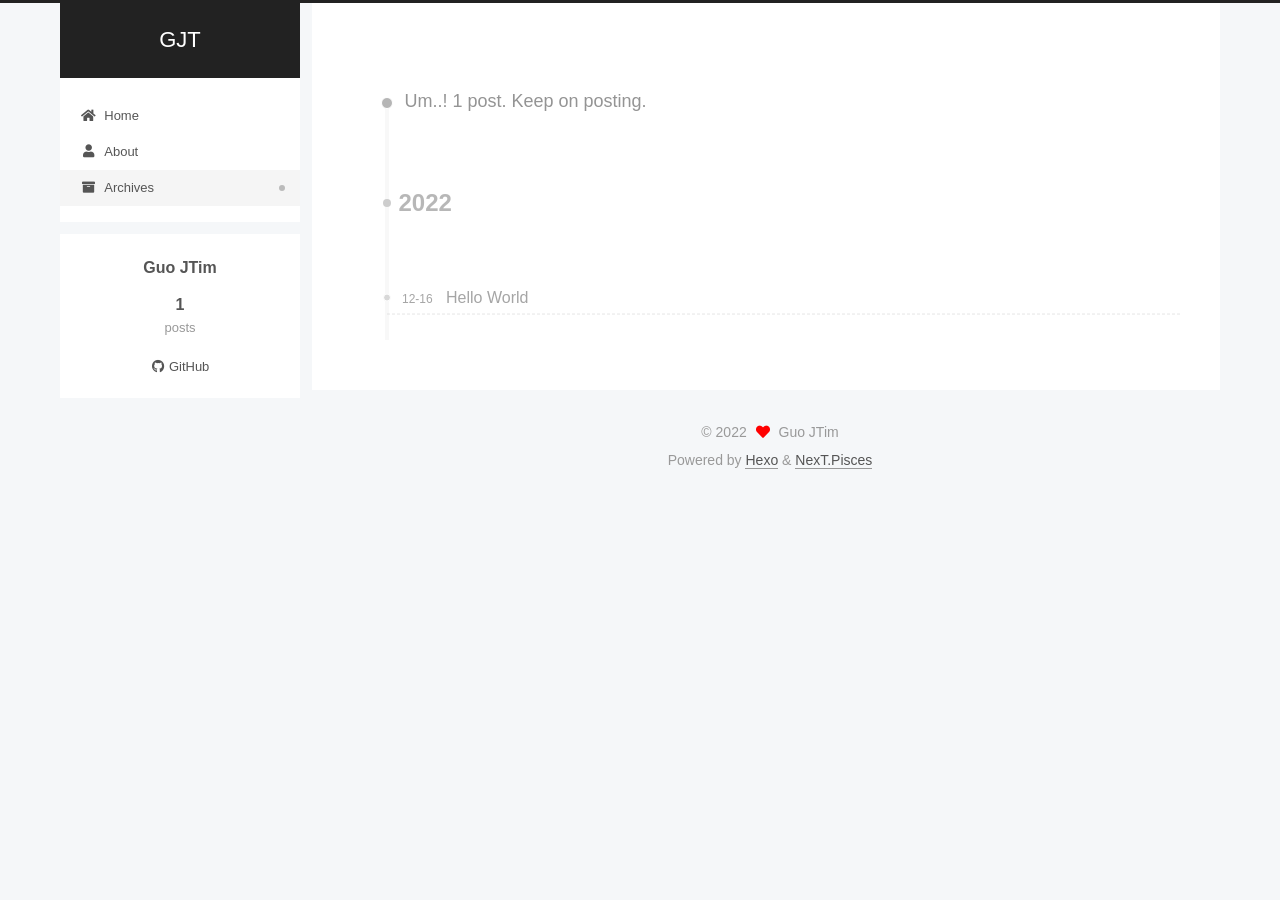
<file: archives/2022/12/index.html>
<!DOCTYPE html>
<html lang="en">
<head>
  <meta charset="UTF-8">
<meta name="viewport" content="width=device-width, initial-scale=1, maximum-scale=2">
<meta name="theme-color" content="#222">
<meta name="generator" content="Hexo 6.3.0">
  <link rel="apple-touch-icon" sizes="180x180" href="/images/apple-touch-icon-next.png">
  <link rel="icon" type="image/png" sizes="32x32" href="/images/favicon-32x32-next.png">
  <link rel="icon" type="image/png" sizes="16x16" href="/images/favicon-16x16-next.png">
  <link rel="mask-icon" href="/images/logo.svg" color="#222">

<link rel="stylesheet" href="/css/main.css">


<link rel="stylesheet" href="/lib/font-awesome/css/all.min.css">

<script id="hexo-configurations">
    var NexT = window.NexT || {};
    var CONFIG = {"hostname":"guojtim.github.io","root":"/","scheme":"Pisces","version":"7.8.0","exturl":false,"sidebar":{"position":"left","display":"post","padding":18,"offset":12,"onmobile":false},"copycode":{"enable":false,"show_result":false,"style":null},"back2top":{"enable":true,"sidebar":false,"scrollpercent":false},"bookmark":{"enable":false,"color":"#222","save":"auto"},"fancybox":false,"mediumzoom":false,"lazyload":false,"pangu":false,"comments":{"style":"tabs","active":null,"storage":true,"lazyload":false,"nav":null},"algolia":{"hits":{"per_page":10},"labels":{"input_placeholder":"Search for Posts","hits_empty":"We didn't find any results for the search: ${query}","hits_stats":"${hits} results found in ${time} ms"}},"localsearch":{"enable":false,"trigger":"auto","top_n_per_article":1,"unescape":false,"preload":false},"motion":{"enable":true,"async":false,"transition":{"post_block":"fadeIn","post_header":"slideDownIn","post_body":"slideDownIn","coll_header":"slideLeftIn","sidebar":"slideUpIn"}}};
  </script>

  <meta property="og:type" content="website">
<meta property="og:title" content="GJT">
<meta property="og:url" content="https://guojtim.github.io/archives/2022/12/index.html">
<meta property="og:site_name" content="GJT">
<meta property="og:locale" content="en_US">
<meta property="article:author" content="Guo JTim">
<meta name="twitter:card" content="summary">

<link rel="canonical" href="https://guojtim.github.io/archives/2022/12/">


<script id="page-configurations">
  // https://hexo.io/docs/variables.html
  CONFIG.page = {
    sidebar: "",
    isHome : false,
    isPost : false,
    lang   : 'en'
  };
</script>

  <title>Archive | GJT</title>
  






  <noscript>
  <style>
  .use-motion .brand,
  .use-motion .menu-item,
  .sidebar-inner,
  .use-motion .post-block,
  .use-motion .pagination,
  .use-motion .comments,
  .use-motion .post-header,
  .use-motion .post-body,
  .use-motion .collection-header { opacity: initial; }

  .use-motion .site-title,
  .use-motion .site-subtitle {
    opacity: initial;
    top: initial;
  }

  .use-motion .logo-line-before i { left: initial; }
  .use-motion .logo-line-after i { right: initial; }
  </style>
</noscript>

</head>

<body itemscope itemtype="http://schema.org/WebPage">
  <div class="container use-motion">
    <div class="headband"></div>

    <header class="header" itemscope itemtype="http://schema.org/WPHeader">
      <div class="header-inner"><div class="site-brand-container">
  <div class="site-nav-toggle">
    <div class="toggle" aria-label="Toggle navigation bar">
      <span class="toggle-line toggle-line-first"></span>
      <span class="toggle-line toggle-line-middle"></span>
      <span class="toggle-line toggle-line-last"></span>
    </div>
  </div>

  <div class="site-meta">

    <a href="/" class="brand" rel="start">
      <span class="logo-line-before"><i></i></span>
      <h1 class="site-title">GJT</h1>
      <span class="logo-line-after"><i></i></span>
    </a>
  </div>

  <div class="site-nav-right">
    <div class="toggle popup-trigger">
    </div>
  </div>
</div>




<nav class="site-nav">
  <ul id="menu" class="main-menu menu">
        <li class="menu-item menu-item-home">

    <a href="/" rel="section"><i class="fa fa-home fa-fw"></i>Home</a>

  </li>
        <li class="menu-item menu-item-about">

    <a href="/about/" rel="section"><i class="fa fa-user fa-fw"></i>About</a>

  </li>
        <li class="menu-item menu-item-archives">

    <a href="/archives/" rel="section"><i class="fa fa-archive fa-fw"></i>Archives</a>

  </li>
  </ul>
</nav>




</div>
    </header>

    
  <div class="back-to-top">
    <i class="fa fa-arrow-up"></i>
    <span>0%</span>
  </div>


    <main class="main">
      <div class="main-inner">
        <div class="content-wrap">
          

          <div class="content archive">
            

  
  
  
  <div class="post-block">
    <div class="posts-collapse">
      <div class="collection-title">
        <span class="collection-header">Um..! 1 post. Keep on posting.</span>
      </div>

      
    <div class="collection-year">
      <span class="collection-header">2022</span>
    </div>

  <article itemscope itemtype="http://schema.org/Article">
    <header class="post-header">

      <div class="post-meta">
        <time itemprop="dateCreated"
              datetime="2022-12-16T17:27:26+08:00"
              content="2022-12-16">
          12-16
        </time>
      </div>

      <div class="post-title">
          <a class="post-title-link" href="/2022/12/16/hello-world/" itemprop="url">
            <span itemprop="name">Hello World</span>
          </a>
      </div>

    </header>
  </article>


    </div>
  </div>
  
  
  

  



          </div>
          

<script>
  window.addEventListener('tabs:register', () => {
    let { activeClass } = CONFIG.comments;
    if (CONFIG.comments.storage) {
      activeClass = localStorage.getItem('comments_active') || activeClass;
    }
    if (activeClass) {
      let activeTab = document.querySelector(`a[href="#comment-${activeClass}"]`);
      if (activeTab) {
        activeTab.click();
      }
    }
  });
  if (CONFIG.comments.storage) {
    window.addEventListener('tabs:click', event => {
      if (!event.target.matches('.tabs-comment .tab-content .tab-pane')) return;
      let commentClass = event.target.classList[1];
      localStorage.setItem('comments_active', commentClass);
    });
  }
</script>

        </div>
          
  
  <div class="toggle sidebar-toggle">
    <span class="toggle-line toggle-line-first"></span>
    <span class="toggle-line toggle-line-middle"></span>
    <span class="toggle-line toggle-line-last"></span>
  </div>

  <aside class="sidebar">
    <div class="sidebar-inner">

      <ul class="sidebar-nav motion-element">
        <li class="sidebar-nav-toc">
          Table of Contents
        </li>
        <li class="sidebar-nav-overview">
          Overview
        </li>
      </ul>

      <!--noindex-->
      <div class="post-toc-wrap sidebar-panel">
      </div>
      <!--/noindex-->

      <div class="site-overview-wrap sidebar-panel">
        <div class="site-author motion-element" itemprop="author" itemscope itemtype="http://schema.org/Person">
  <p class="site-author-name" itemprop="name">Guo JTim</p>
  <div class="site-description" itemprop="description"></div>
</div>
<div class="site-state-wrap motion-element">
  <nav class="site-state">
      <div class="site-state-item site-state-posts">
          <a href="/archives/">
        
          <span class="site-state-item-count">1</span>
          <span class="site-state-item-name">posts</span>
        </a>
      </div>
  </nav>
</div>
  <div class="links-of-author motion-element">
      <span class="links-of-author-item">
        <a href="https://github.com/guojtim" title="GitHub → https:&#x2F;&#x2F;github.com&#x2F;guojtim" rel="noopener" target="_blank"><i class="fab fa-github fa-fw"></i>GitHub</a>
      </span>
  </div>



      </div>

    </div>
  </aside>
  <div id="sidebar-dimmer"></div>


      </div>
    </main>

    <footer class="footer">
      <div class="footer-inner">
        

        

<div class="copyright">
  
  &copy; 
  <span itemprop="copyrightYear">2022</span>
  <span class="with-love">
    <i class="fa fa-heart"></i>
  </span>
  <span class="author" itemprop="copyrightHolder">Guo JTim</span>
</div>
  <div class="powered-by">Powered by <a href="https://hexo.io/" class="theme-link" rel="noopener" target="_blank">Hexo</a> & <a href="https://pisces.theme-next.org/" class="theme-link" rel="noopener" target="_blank">NexT.Pisces</a>
  </div>

        








      </div>
    </footer>
  </div>

  
  <script src="/lib/anime.min.js"></script>
  <script src="/lib/velocity/velocity.min.js"></script>
  <script src="/lib/velocity/velocity.ui.min.js"></script>

<script src="/js/utils.js"></script>

<script src="/js/motion.js"></script>


<script src="/js/schemes/pisces.js"></script>


<script src="/js/next-boot.js"></script>




  















  

  

</body>
</html>
</file>
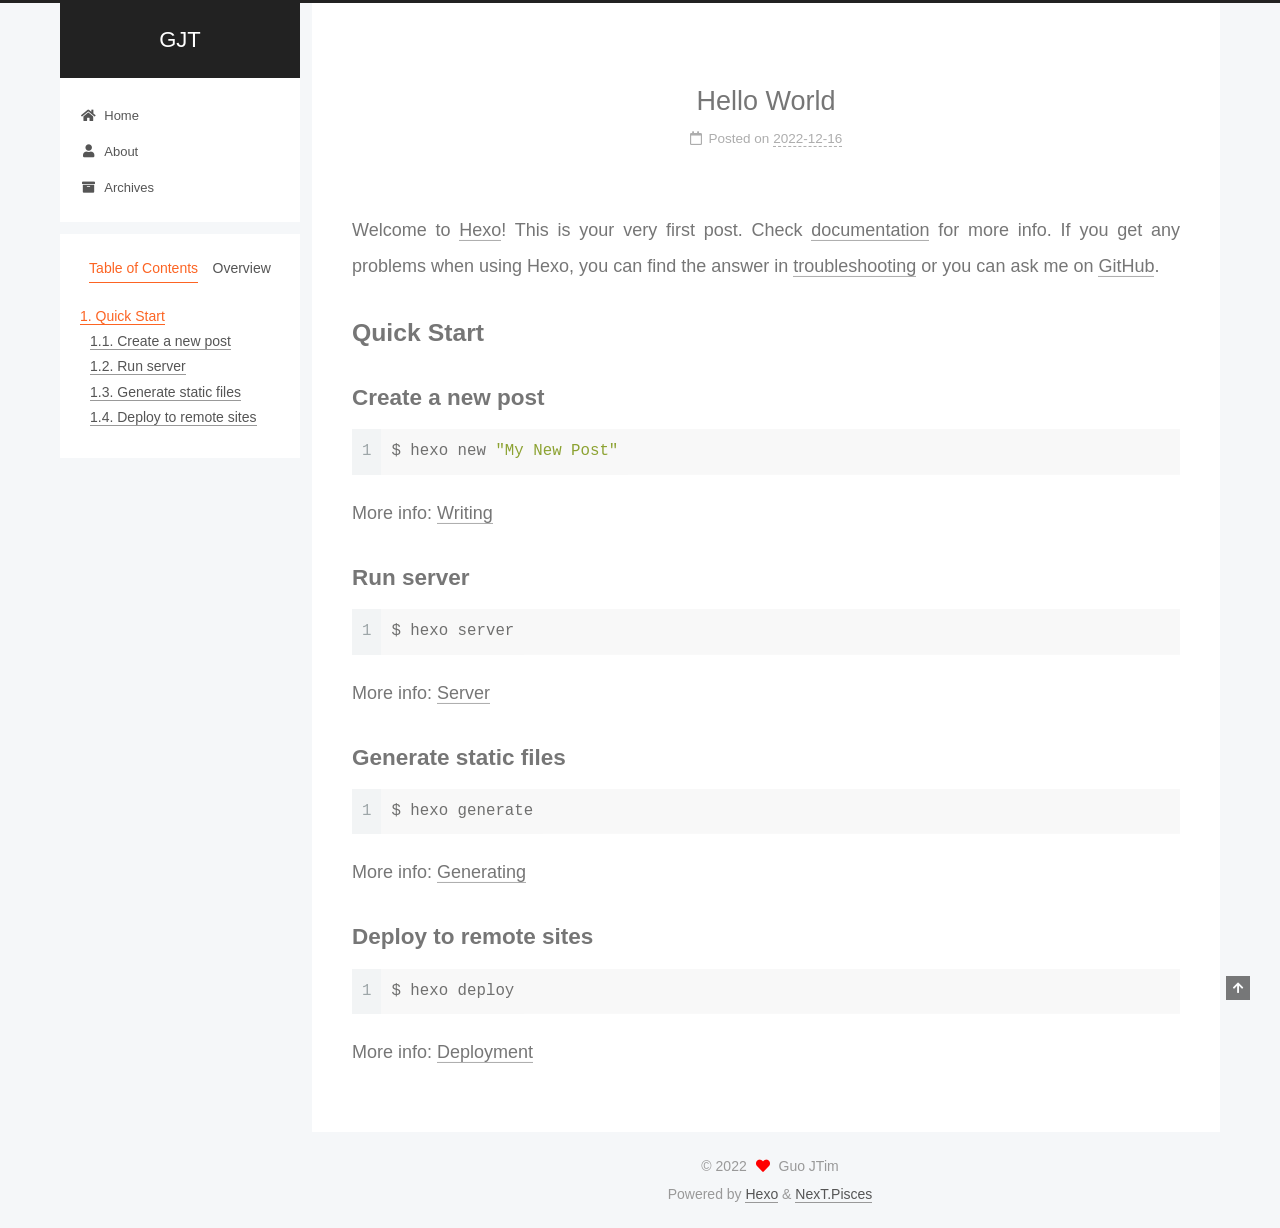
<file: 2022/12/16/hello-world/index.html>
<!DOCTYPE html>
<html lang="en">
<head>
  <meta charset="UTF-8">
<meta name="viewport" content="width=device-width, initial-scale=1, maximum-scale=2">
<meta name="theme-color" content="#222">
<meta name="generator" content="Hexo 6.3.0">
  <link rel="apple-touch-icon" sizes="180x180" href="/images/apple-touch-icon-next.png">
  <link rel="icon" type="image/png" sizes="32x32" href="/images/favicon-32x32-next.png">
  <link rel="icon" type="image/png" sizes="16x16" href="/images/favicon-16x16-next.png">
  <link rel="mask-icon" href="/images/logo.svg" color="#222">

<link rel="stylesheet" href="/css/main.css">


<link rel="stylesheet" href="/lib/font-awesome/css/all.min.css">

<script id="hexo-configurations">
    var NexT = window.NexT || {};
    var CONFIG = {"hostname":"guojtim.github.io","root":"/","scheme":"Pisces","version":"7.8.0","exturl":false,"sidebar":{"position":"left","display":"post","padding":18,"offset":12,"onmobile":false},"copycode":{"enable":false,"show_result":false,"style":null},"back2top":{"enable":true,"sidebar":false,"scrollpercent":false},"bookmark":{"enable":false,"color":"#222","save":"auto"},"fancybox":false,"mediumzoom":false,"lazyload":false,"pangu":false,"comments":{"style":"tabs","active":null,"storage":true,"lazyload":false,"nav":null},"algolia":{"hits":{"per_page":10},"labels":{"input_placeholder":"Search for Posts","hits_empty":"We didn't find any results for the search: ${query}","hits_stats":"${hits} results found in ${time} ms"}},"localsearch":{"enable":false,"trigger":"auto","top_n_per_article":1,"unescape":false,"preload":false},"motion":{"enable":true,"async":false,"transition":{"post_block":"fadeIn","post_header":"slideDownIn","post_body":"slideDownIn","coll_header":"slideLeftIn","sidebar":"slideUpIn"}}};
  </script>

  <meta name="description" content="Welcome to Hexo! This is your very first post. Check documentation for more info. If you get any problems when using Hexo, you can find the answer in troubleshooting or you can ask me on GitHub. Quick">
<meta property="og:type" content="article">
<meta property="og:title" content="Hello World">
<meta property="og:url" content="https://guojtim.github.io/2022/12/16/hello-world/index.html">
<meta property="og:site_name" content="GJT">
<meta property="og:description" content="Welcome to Hexo! This is your very first post. Check documentation for more info. If you get any problems when using Hexo, you can find the answer in troubleshooting or you can ask me on GitHub. Quick">
<meta property="og:locale" content="en_US">
<meta property="article:published_time" content="2022-12-16T09:27:26.078Z">
<meta property="article:modified_time" content="2022-12-16T09:27:26.078Z">
<meta property="article:author" content="Guo JTim">
<meta name="twitter:card" content="summary">

<link rel="canonical" href="https://guojtim.github.io/2022/12/16/hello-world/">


<script id="page-configurations">
  // https://hexo.io/docs/variables.html
  CONFIG.page = {
    sidebar: "",
    isHome : false,
    isPost : true,
    lang   : 'en'
  };
</script>

  <title>Hello World | GJT</title>
  






  <noscript>
  <style>
  .use-motion .brand,
  .use-motion .menu-item,
  .sidebar-inner,
  .use-motion .post-block,
  .use-motion .pagination,
  .use-motion .comments,
  .use-motion .post-header,
  .use-motion .post-body,
  .use-motion .collection-header { opacity: initial; }

  .use-motion .site-title,
  .use-motion .site-subtitle {
    opacity: initial;
    top: initial;
  }

  .use-motion .logo-line-before i { left: initial; }
  .use-motion .logo-line-after i { right: initial; }
  </style>
</noscript>

</head>

<body itemscope itemtype="http://schema.org/WebPage">
  <div class="container use-motion">
    <div class="headband"></div>

    <header class="header" itemscope itemtype="http://schema.org/WPHeader">
      <div class="header-inner"><div class="site-brand-container">
  <div class="site-nav-toggle">
    <div class="toggle" aria-label="Toggle navigation bar">
      <span class="toggle-line toggle-line-first"></span>
      <span class="toggle-line toggle-line-middle"></span>
      <span class="toggle-line toggle-line-last"></span>
    </div>
  </div>

  <div class="site-meta">

    <a href="/" class="brand" rel="start">
      <span class="logo-line-before"><i></i></span>
      <h1 class="site-title">GJT</h1>
      <span class="logo-line-after"><i></i></span>
    </a>
  </div>

  <div class="site-nav-right">
    <div class="toggle popup-trigger">
    </div>
  </div>
</div>




<nav class="site-nav">
  <ul id="menu" class="main-menu menu">
        <li class="menu-item menu-item-home">

    <a href="/" rel="section"><i class="fa fa-home fa-fw"></i>Home</a>

  </li>
        <li class="menu-item menu-item-about">

    <a href="/about/" rel="section"><i class="fa fa-user fa-fw"></i>About</a>

  </li>
        <li class="menu-item menu-item-archives">

    <a href="/archives/" rel="section"><i class="fa fa-archive fa-fw"></i>Archives</a>

  </li>
  </ul>
</nav>




</div>
    </header>

    
  <div class="back-to-top">
    <i class="fa fa-arrow-up"></i>
    <span>0%</span>
  </div>


    <main class="main">
      <div class="main-inner">
        <div class="content-wrap">
          

          <div class="content post posts-expand">
            

    
  
  
  <article itemscope itemtype="http://schema.org/Article" class="post-block" lang="en">
    <link itemprop="mainEntityOfPage" href="https://guojtim.github.io/2022/12/16/hello-world/">

    <span hidden itemprop="author" itemscope itemtype="http://schema.org/Person">
      <meta itemprop="image" content="/images/avatar.gif">
      <meta itemprop="name" content="Guo JTim">
      <meta itemprop="description" content="">
    </span>

    <span hidden itemprop="publisher" itemscope itemtype="http://schema.org/Organization">
      <meta itemprop="name" content="GJT">
    </span>
      <header class="post-header">
        <h1 class="post-title" itemprop="name headline">
          Hello World
        </h1>

        <div class="post-meta">
            <span class="post-meta-item">
              <span class="post-meta-item-icon">
                <i class="far fa-calendar"></i>
              </span>
              <span class="post-meta-item-text">Posted on</span>

              <time title="Created: 2022-12-16 17:27:26" itemprop="dateCreated datePublished" datetime="2022-12-16T17:27:26+08:00">2022-12-16</time>
            </span>

          

        </div>
      </header>

    
    
    
    <div class="post-body" itemprop="articleBody">

      
        <p>Welcome to <a target="_blank" rel="noopener" href="https://hexo.io/">Hexo</a>! This is your very first post. Check <a target="_blank" rel="noopener" href="https://hexo.io/docs/">documentation</a> for more info. If you get any problems when using Hexo, you can find the answer in <a target="_blank" rel="noopener" href="https://hexo.io/docs/troubleshooting.html">troubleshooting</a> or you can ask me on <a target="_blank" rel="noopener" href="https://github.com/hexojs/hexo/issues">GitHub</a>.</p>
<h2 id="Quick-Start"><a href="#Quick-Start" class="headerlink" title="Quick Start"></a>Quick Start</h2><h3 id="Create-a-new-post"><a href="#Create-a-new-post" class="headerlink" title="Create a new post"></a>Create a new post</h3><figure class="highlight bash"><table><tr><td class="gutter"><pre><span class="line">1</span><br></pre></td><td class="code"><pre><span class="line">$ hexo new <span class="string">&quot;My New Post&quot;</span></span><br></pre></td></tr></table></figure>

<p>More info: <a target="_blank" rel="noopener" href="https://hexo.io/docs/writing.html">Writing</a></p>
<h3 id="Run-server"><a href="#Run-server" class="headerlink" title="Run server"></a>Run server</h3><figure class="highlight bash"><table><tr><td class="gutter"><pre><span class="line">1</span><br></pre></td><td class="code"><pre><span class="line">$ hexo server</span><br></pre></td></tr></table></figure>

<p>More info: <a target="_blank" rel="noopener" href="https://hexo.io/docs/server.html">Server</a></p>
<h3 id="Generate-static-files"><a href="#Generate-static-files" class="headerlink" title="Generate static files"></a>Generate static files</h3><figure class="highlight bash"><table><tr><td class="gutter"><pre><span class="line">1</span><br></pre></td><td class="code"><pre><span class="line">$ hexo generate</span><br></pre></td></tr></table></figure>

<p>More info: <a target="_blank" rel="noopener" href="https://hexo.io/docs/generating.html">Generating</a></p>
<h3 id="Deploy-to-remote-sites"><a href="#Deploy-to-remote-sites" class="headerlink" title="Deploy to remote sites"></a>Deploy to remote sites</h3><figure class="highlight bash"><table><tr><td class="gutter"><pre><span class="line">1</span><br></pre></td><td class="code"><pre><span class="line">$ hexo deploy</span><br></pre></td></tr></table></figure>

<p>More info: <a target="_blank" rel="noopener" href="https://hexo.io/docs/one-command-deployment.html">Deployment</a></p>

    </div>

    
    
    

      <footer class="post-footer">

        


        
      </footer>
    
  </article>
  
  
  



          </div>
          

<script>
  window.addEventListener('tabs:register', () => {
    let { activeClass } = CONFIG.comments;
    if (CONFIG.comments.storage) {
      activeClass = localStorage.getItem('comments_active') || activeClass;
    }
    if (activeClass) {
      let activeTab = document.querySelector(`a[href="#comment-${activeClass}"]`);
      if (activeTab) {
        activeTab.click();
      }
    }
  });
  if (CONFIG.comments.storage) {
    window.addEventListener('tabs:click', event => {
      if (!event.target.matches('.tabs-comment .tab-content .tab-pane')) return;
      let commentClass = event.target.classList[1];
      localStorage.setItem('comments_active', commentClass);
    });
  }
</script>

        </div>
          
  
  <div class="toggle sidebar-toggle">
    <span class="toggle-line toggle-line-first"></span>
    <span class="toggle-line toggle-line-middle"></span>
    <span class="toggle-line toggle-line-last"></span>
  </div>

  <aside class="sidebar">
    <div class="sidebar-inner">

      <ul class="sidebar-nav motion-element">
        <li class="sidebar-nav-toc">
          Table of Contents
        </li>
        <li class="sidebar-nav-overview">
          Overview
        </li>
      </ul>

      <!--noindex-->
      <div class="post-toc-wrap sidebar-panel">
          <div class="post-toc motion-element"><ol class="nav"><li class="nav-item nav-level-2"><a class="nav-link" href="#Quick-Start"><span class="nav-number">1.</span> <span class="nav-text">Quick Start</span></a><ol class="nav-child"><li class="nav-item nav-level-3"><a class="nav-link" href="#Create-a-new-post"><span class="nav-number">1.1.</span> <span class="nav-text">Create a new post</span></a></li><li class="nav-item nav-level-3"><a class="nav-link" href="#Run-server"><span class="nav-number">1.2.</span> <span class="nav-text">Run server</span></a></li><li class="nav-item nav-level-3"><a class="nav-link" href="#Generate-static-files"><span class="nav-number">1.3.</span> <span class="nav-text">Generate static files</span></a></li><li class="nav-item nav-level-3"><a class="nav-link" href="#Deploy-to-remote-sites"><span class="nav-number">1.4.</span> <span class="nav-text">Deploy to remote sites</span></a></li></ol></li></ol></div>
      </div>
      <!--/noindex-->

      <div class="site-overview-wrap sidebar-panel">
        <div class="site-author motion-element" itemprop="author" itemscope itemtype="http://schema.org/Person">
  <p class="site-author-name" itemprop="name">Guo JTim</p>
  <div class="site-description" itemprop="description"></div>
</div>
<div class="site-state-wrap motion-element">
  <nav class="site-state">
      <div class="site-state-item site-state-posts">
          <a href="/archives/">
        
          <span class="site-state-item-count">1</span>
          <span class="site-state-item-name">posts</span>
        </a>
      </div>
  </nav>
</div>
  <div class="links-of-author motion-element">
      <span class="links-of-author-item">
        <a href="https://github.com/guojtim" title="GitHub → https:&#x2F;&#x2F;github.com&#x2F;guojtim" rel="noopener" target="_blank"><i class="fab fa-github fa-fw"></i>GitHub</a>
      </span>
  </div>



      </div>

    </div>
  </aside>
  <div id="sidebar-dimmer"></div>


      </div>
    </main>

    <footer class="footer">
      <div class="footer-inner">
        

        

<div class="copyright">
  
  &copy; 
  <span itemprop="copyrightYear">2022</span>
  <span class="with-love">
    <i class="fa fa-heart"></i>
  </span>
  <span class="author" itemprop="copyrightHolder">Guo JTim</span>
</div>
  <div class="powered-by">Powered by <a href="https://hexo.io/" class="theme-link" rel="noopener" target="_blank">Hexo</a> & <a href="https://pisces.theme-next.org/" class="theme-link" rel="noopener" target="_blank">NexT.Pisces</a>
  </div>

        








      </div>
    </footer>
  </div>

  
  <script src="/lib/anime.min.js"></script>
  <script src="/lib/velocity/velocity.min.js"></script>
  <script src="/lib/velocity/velocity.ui.min.js"></script>

<script src="/js/utils.js"></script>

<script src="/js/motion.js"></script>


<script src="/js/schemes/pisces.js"></script>


<script src="/js/next-boot.js"></script>




  















  

  

</body>
</html>
</file>
<file: css/main.css>
:root {
  --body-bg-color: #f5f7f9;
  --content-bg-color: #fff;
  --card-bg-color: #f5f5f5;
  --text-color: #555;
  --blockquote-color: #666;
  --link-color: #555;
  --link-hover-color: #222;
  --brand-color: #fff;
  --brand-hover-color: #fff;
  --table-row-odd-bg-color: #f9f9f9;
  --table-row-hover-bg-color: #f5f5f5;
  --menu-item-bg-color: #f5f5f5;
  --btn-default-bg: #fff;
  --btn-default-color: #555;
  --btn-default-border-color: #555;
  --btn-default-hover-bg: #222;
  --btn-default-hover-color: #fff;
  --btn-default-hover-border-color: #222;
}
html {
  line-height: 1.15; /* 1 */
  -webkit-text-size-adjust: 100%; /* 2 */
}
body {
  margin: 0;
}
main {
  display: block;
}
h1 {
  font-size: 2em;
  margin: 0.67em 0;
}
hr {
  box-sizing: content-box; /* 1 */
  height: 0; /* 1 */
  overflow: visible; /* 2 */
}
pre {
  font-family: monospace, monospace; /* 1 */
  font-size: 1em; /* 2 */
}
a {
  background: transparent;
}
abbr[title] {
  border-bottom: none; /* 1 */
  text-decoration: underline; /* 2 */
  text-decoration: underline dotted; /* 2 */
}
b,
strong {
  font-weight: bolder;
}
code,
kbd,
samp {
  font-family: monospace, monospace; /* 1 */
  font-size: 1em; /* 2 */
}
small {
  font-size: 80%;
}
sub,
sup {
  font-size: 75%;
  line-height: 0;
  position: relative;
  vertical-align: baseline;
}
sub {
  bottom: -0.25em;
}
sup {
  top: -0.5em;
}
img {
  border-style: none;
}
button,
input,
optgroup,
select,
textarea {
  font-family: inherit; /* 1 */
  font-size: 100%; /* 1 */
  line-height: 1.15; /* 1 */
  margin: 0; /* 2 */
}
button,
input {
/* 1 */
  overflow: visible;
}
button,
select {
/* 1 */
  text-transform: none;
}
button,
[type='button'],
[type='reset'],
[type='submit'] {
  -webkit-appearance: button;
}
button::-moz-focus-inner,
[type='button']::-moz-focus-inner,
[type='reset']::-moz-focus-inner,
[type='submit']::-moz-focus-inner {
  border-style: none;
  padding: 0;
}
button:-moz-focusring,
[type='button']:-moz-focusring,
[type='reset']:-moz-focusring,
[type='submit']:-moz-focusring {
  outline: 1px dotted ButtonText;
}
fieldset {
  padding: 0.35em 0.75em 0.625em;
}
legend {
  box-sizing: border-box; /* 1 */
  color: inherit; /* 2 */
  display: table; /* 1 */
  max-width: 100%; /* 1 */
  padding: 0; /* 3 */
  white-space: normal; /* 1 */
}
progress {
  vertical-align: baseline;
}
textarea {
  overflow: auto;
}
[type='checkbox'],
[type='radio'] {
  box-sizing: border-box; /* 1 */
  padding: 0; /* 2 */
}
[type='number']::-webkit-inner-spin-button,
[type='number']::-webkit-outer-spin-button {
  height: auto;
}
[type='search'] {
  outline-offset: -2px; /* 2 */
  -webkit-appearance: textfield; /* 1 */
}
[type='search']::-webkit-search-decoration {
  -webkit-appearance: none;
}
::-webkit-file-upload-button {
  font: inherit; /* 2 */
  -webkit-appearance: button; /* 1 */
}
details {
  display: block;
}
summary {
  display: list-item;
}
template {
  display: none;
}
[hidden] {
  display: none;
}
::selection {
  background: #262a30;
  color: #eee;
}
html,
body {
  height: 100%;
}
body {
  background: var(--body-bg-color);
  color: var(--text-color);
  font-family: 'Lato', "PingFang SC", "Microsoft YaHei", sans-serif;
  font-size: 1em;
  line-height: 2;
}
@media (max-width: 991px) {
  body {
    padding-left: 0 !important;
    padding-right: 0 !important;
  }
}
h1,
h2,
h3,
h4,
h5,
h6 {
  font-family: 'Lato', "PingFang SC", "Microsoft YaHei", sans-serif;
  font-weight: bold;
  line-height: 1.5;
  margin: 20px 0 15px;
}
h1 {
  font-size: 1.5em;
}
h2 {
  font-size: 1.375em;
}
h3 {
  font-size: 1.25em;
}
h4 {
  font-size: 1.125em;
}
h5 {
  font-size: 1em;
}
h6 {
  font-size: 0.875em;
}
p {
  margin: 0 0 20px 0;
}
a,
span.exturl {
  border-bottom: 1px solid #999;
  color: var(--link-color);
  outline: 0;
  text-decoration: none;
  overflow-wrap: break-word;
  word-wrap: break-word;
  cursor: pointer;
}
a:hover,
span.exturl:hover {
  border-bottom-color: var(--link-hover-color);
  color: var(--link-hover-color);
}
iframe,
img,
video {
  display: block;
  margin-left: auto;
  margin-right: auto;
  max-width: 100%;
}
hr {
  background-image: repeating-linear-gradient(-45deg, #ddd, #ddd 4px, transparent 4px, transparent 8px);
  border: 0;
  height: 3px;
  margin: 40px 0;
}
blockquote {
  border-left: 4px solid #ddd;
  color: var(--blockquote-color);
  margin: 0;
  padding: 0 15px;
}
blockquote cite::before {
  content: '-';
  padding: 0 5px;
}
dt {
  font-weight: bold;
}
dd {
  margin: 0;
  padding: 0;
}
kbd {
  background-color: #f5f5f5;
  background-image: linear-gradient(#eee, #fff, #eee);
  border: 1px solid #ccc;
  border-radius: 0.2em;
  box-shadow: 0.1em 0.1em 0.2em rgba(0,0,0,0.1);
  color: #555;
  font-family: inherit;
  padding: 0.1em 0.3em;
  white-space: nowrap;
}
.table-container {
  overflow: auto;
}
table {
  border-collapse: collapse;
  border-spacing: 0;
  font-size: 0.875em;
  margin: 0 0 20px 0;
  width: 100%;
}
tbody tr:nth-of-type(odd) {
  background: var(--table-row-odd-bg-color);
}
tbody tr:hover {
  background: var(--table-row-hover-bg-color);
}
caption,
th,
td {
  font-weight: normal;
  padding: 8px;
  vertical-align: middle;
}
th,
td {
  border: 1px solid #ddd;
  border-bottom: 3px solid #ddd;
}
th {
  font-weight: 700;
  padding-bottom: 10px;
}
td {
  border-bottom-width: 1px;
}
.btn {
  background: var(--btn-default-bg);
  border: 2px solid var(--btn-default-border-color);
  border-radius: 2px;
  color: var(--btn-default-color);
  display: inline-block;
  font-size: 0.875em;
  line-height: 2;
  padding: 0 20px;
  text-decoration: none;
  transition-property: background-color;
  transition-delay: 0s;
  transition-duration: 0.2s;
  transition-timing-function: ease-in-out;
}
.btn:hover {
  background: var(--btn-default-hover-bg);
  border-color: var(--btn-default-hover-border-color);
  color: var(--btn-default-hover-color);
}
.btn + .btn {
  margin: 0 0 8px 8px;
}
.btn .fa-fw {
  text-align: left;
  width: 1.285714285714286em;
}
.toggle {
  line-height: 0;
}
.toggle .toggle-line {
  background: #fff;
  display: inline-block;
  height: 2px;
  left: 0;
  position: relative;
  top: 0;
  transition: all 0.4s;
  vertical-align: top;
  width: 100%;
}
.toggle .toggle-line:not(:first-child) {
  margin-top: 3px;
}
.toggle.toggle-arrow .toggle-line-first {
  left: 50%;
  top: 2px;
  transform: rotate(45deg);
  width: 50%;
}
.toggle.toggle-arrow .toggle-line-middle {
  left: 2px;
  width: 90%;
}
.toggle.toggle-arrow .toggle-line-last {
  left: 50%;
  top: -2px;
  transform: rotate(-45deg);
  width: 50%;
}
.toggle.toggle-close .toggle-line-first {
  transform: rotate(-45deg);
  top: 5px;
}
.toggle.toggle-close .toggle-line-middle {
  opacity: 0;
}
.toggle.toggle-close .toggle-line-last {
  transform: rotate(45deg);
  top: -5px;
}
.highlight,
pre {
  background: #f7f7f7;
  color: #4d4d4c;
  line-height: 1.6;
  margin: 0 auto 20px;
}
pre,
code {
  font-family: consolas, Menlo, monospace, "PingFang SC", "Microsoft YaHei";
}
code {
  background: #eee;
  border-radius: 3px;
  color: #555;
  padding: 2px 4px;
  overflow-wrap: break-word;
  word-wrap: break-word;
}
.highlight *::selection {
  background: #d6d6d6;
}
.highlight pre {
  border: 0;
  margin: 0;
  padding: 10px 0;
}
.highlight table {
  border: 0;
  margin: 0;
  width: auto;
}
.highlight td {
  border: 0;
  padding: 0;
}
.highlight figcaption {
  background: #eff2f3;
  color: #4d4d4c;
  display: flex;
  font-size: 0.875em;
  justify-content: space-between;
  line-height: 1.2;
  padding: 0.5em;
}
.highlight figcaption a {
  color: #4d4d4c;
}
.highlight figcaption a:hover {
  border-bottom-color: #4d4d4c;
}
.highlight .gutter {
  -moz-user-select: none;
  -ms-user-select: none;
  -webkit-user-select: none;
  user-select: none;
}
.highlight .gutter pre {
  background: #eff2f3;
  color: #869194;
  padding-left: 10px;
  padding-right: 10px;
  text-align: right;
}
.highlight .code pre {
  background: #f7f7f7;
  padding-left: 10px;
  width: 100%;
}
.gist table {
  width: auto;
}
.gist table td {
  border: 0;
}
pre {
  overflow: auto;
  padding: 10px;
}
pre code {
  background: none;
  color: #4d4d4c;
  font-size: 0.875em;
  padding: 0;
  text-shadow: none;
}
pre .deletion {
  background: #fdd;
}
pre .addition {
  background: #dfd;
}
pre .meta {
  color: #eab700;
  -moz-user-select: none;
  -ms-user-select: none;
  -webkit-user-select: none;
  user-select: none;
}
pre .comment {
  color: #8e908c;
}
pre .variable,
pre .attribute,
pre .tag,
pre .name,
pre .regexp,
pre .ruby .constant,
pre .xml .tag .title,
pre .xml .pi,
pre .xml .doctype,
pre .html .doctype,
pre .css .id,
pre .css .class,
pre .css .pseudo {
  color: #c82829;
}
pre .number,
pre .preprocessor,
pre .built_in,
pre .builtin-name,
pre .literal,
pre .params,
pre .constant,
pre .command {
  color: #f5871f;
}
pre .ruby .class .title,
pre .css .rules .attribute,
pre .string,
pre .symbol,
pre .value,
pre .inheritance,
pre .header,
pre .ruby .symbol,
pre .xml .cdata,
pre .special,
pre .formula {
  color: #718c00;
}
pre .title,
pre .css .hexcolor {
  color: #3e999f;
}
pre .function,
pre .python .decorator,
pre .python .title,
pre .ruby .function .title,
pre .ruby .title .keyword,
pre .perl .sub,
pre .javascript .title,
pre .coffeescript .title {
  color: #4271ae;
}
pre .keyword,
pre .javascript .function {
  color: #8959a8;
}
.blockquote-center {
  border-left: none;
  margin: 40px 0;
  padding: 0;
  position: relative;
  text-align: center;
}
.blockquote-center .fa {
  display: block;
  opacity: 0.6;
  position: absolute;
  width: 100%;
}
.blockquote-center .fa-quote-left {
  border-top: 1px solid #ccc;
  text-align: left;
  top: -20px;
}
.blockquote-center .fa-quote-right {
  border-bottom: 1px solid #ccc;
  text-align: right;
  bottom: -20px;
}
.blockquote-center p,
.blockquote-center div {
  text-align: center;
}
.post-body .group-picture img {
  margin: 0 auto;
  padding: 0 3px;
}
.group-picture-row {
  margin-bottom: 6px;
  overflow: hidden;
}
.group-picture-column {
  float: left;
  margin-bottom: 10px;
}
.post-body .label {
  color: #555;
  display: inline;
  padding: 0 2px;
}
.post-body .label.default {
  background: #f0f0f0;
}
.post-body .label.primary {
  background: #efe6f7;
}
.post-body .label.info {
  background: #e5f2f8;
}
.post-body .label.success {
  background: #e7f4e9;
}
.post-body .label.warning {
  background: #fcf6e1;
}
.post-body .label.danger {
  background: #fae8eb;
}
.post-body .tabs {
  margin-bottom: 20px;
}
.post-body .tabs,
.tabs-comment {
  display: block;
  padding-top: 10px;
  position: relative;
}
.post-body .tabs ul.nav-tabs,
.tabs-comment ul.nav-tabs {
  display: flex;
  flex-wrap: wrap;
  margin: 0;
  margin-bottom: -1px;
  padding: 0;
}
@media (max-width: 413px) {
  .post-body .tabs ul.nav-tabs,
  .tabs-comment ul.nav-tabs {
    display: block;
    margin-bottom: 5px;
  }
}
.post-body .tabs ul.nav-tabs li.tab,
.tabs-comment ul.nav-tabs li.tab {
  border-bottom: 1px solid #ddd;
  border-left: 1px solid transparent;
  border-right: 1px solid transparent;
  border-top: 3px solid transparent;
  flex-grow: 1;
  list-style-type: none;
  border-radius: 0 0 0 0;
}
@media (max-width: 413px) {
  .post-body .tabs ul.nav-tabs li.tab,
  .tabs-comment ul.nav-tabs li.tab {
    border-bottom: 1px solid transparent;
    border-left: 3px solid transparent;
    border-right: 1px solid transparent;
    border-top: 1px solid transparent;
  }
}
@media (max-width: 413px) {
  .post-body .tabs ul.nav-tabs li.tab,
  .tabs-comment ul.nav-tabs li.tab {
    border-radius: 0;
  }
}
.post-body .tabs ul.nav-tabs li.tab a,
.tabs-comment ul.nav-tabs li.tab a {
  border-bottom: initial;
  display: block;
  line-height: 1.8;
  outline: 0;
  padding: 0.25em 0.75em;
  text-align: center;
  transition-delay: 0s;
  transition-duration: 0.2s;
  transition-timing-function: ease-out;
}
.post-body .tabs ul.nav-tabs li.tab a i,
.tabs-comment ul.nav-tabs li.tab a i {
  width: 1.285714285714286em;
}
.post-body .tabs ul.nav-tabs li.tab.active,
.tabs-comment ul.nav-tabs li.tab.active {
  border-bottom: 1px solid transparent;
  border-left: 1px solid #ddd;
  border-right: 1px solid #ddd;
  border-top: 3px solid #fc6423;
}
@media (max-width: 413px) {
  .post-body .tabs ul.nav-tabs li.tab.active,
  .tabs-comment ul.nav-tabs li.tab.active {
    border-bottom: 1px solid #ddd;
    border-left: 3px solid #fc6423;
    border-right: 1px solid #ddd;
    border-top: 1px solid #ddd;
  }
}
.post-body .tabs ul.nav-tabs li.tab.active a,
.tabs-comment ul.nav-tabs li.tab.active a {
  color: var(--link-color);
  cursor: default;
}
.post-body .tabs .tab-content .tab-pane,
.tabs-comment .tab-content .tab-pane {
  border: 1px solid #ddd;
  border-top: 0;
  padding: 20px 20px 0 20px;
  border-radius: 0;
}
.post-body .tabs .tab-content .tab-pane:not(.active),
.tabs-comment .tab-content .tab-pane:not(.active) {
  display: none;
}
.post-body .tabs .tab-content .tab-pane.active,
.tabs-comment .tab-content .tab-pane.active {
  display: block;
}
.post-body .tabs .tab-content .tab-pane.active:nth-of-type(1),
.tabs-comment .tab-content .tab-pane.active:nth-of-type(1) {
  border-radius: 0 0 0 0;
}
@media (max-width: 413px) {
  .post-body .tabs .tab-content .tab-pane.active:nth-of-type(1),
  .tabs-comment .tab-content .tab-pane.active:nth-of-type(1) {
    border-radius: 0;
  }
}
.post-body .note {
  border-radius: 3px;
  margin-bottom: 20px;
  padding: 1em;
  position: relative;
  border: 1px solid #eee;
  border-left-width: 5px;
}
.post-body .note h2,
.post-body .note h3,
.post-body .note h4,
.post-body .note h5,
.post-body .note h6 {
  margin-top: 0;
  border-bottom: initial;
  margin-bottom: 0;
  padding-top: 0;
}
.post-body .note p:first-child,
.post-body .note ul:first-child,
.post-body .note ol:first-child,
.post-body .note table:first-child,
.post-body .note pre:first-child,
.post-body .note blockquote:first-child,
.post-body .note img:first-child {
  margin-top: 0;
}
.post-body .note p:last-child,
.post-body .note ul:last-child,
.post-body .note ol:last-child,
.post-body .note table:last-child,
.post-body .note pre:last-child,
.post-body .note blockquote:last-child,
.post-body .note img:last-child {
  margin-bottom: 0;
}
.post-body .note.default {
  border-left-color: #777;
}
.post-body .note.default h2,
.post-body .note.default h3,
.post-body .note.default h4,
.post-body .note.default h5,
.post-body .note.default h6 {
  color: #777;
}
.post-body .note.primary {
  border-left-color: #6f42c1;
}
.post-body .note.primary h2,
.post-body .note.primary h3,
.post-body .note.primary h4,
.post-body .note.primary h5,
.post-body .note.primary h6 {
  color: #6f42c1;
}
.post-body .note.info {
  border-left-color: #428bca;
}
.post-body .note.info h2,
.post-body .note.info h3,
.post-body .note.info h4,
.post-body .note.info h5,
.post-body .note.info h6 {
  color: #428bca;
}
.post-body .note.success {
  border-left-color: #5cb85c;
}
.post-body .note.success h2,
.post-body .note.success h3,
.post-body .note.success h4,
.post-body .note.success h5,
.post-body .note.success h6 {
  color: #5cb85c;
}
.post-body .note.warning {
  border-left-color: #f0ad4e;
}
.post-body .note.warning h2,
.post-body .note.warning h3,
.post-body .note.warning h4,
.post-body .note.warning h5,
.post-body .note.warning h6 {
  color: #f0ad4e;
}
.post-body .note.danger {
  border-left-color: #d9534f;
}
.post-body .note.danger h2,
.post-body .note.danger h3,
.post-body .note.danger h4,
.post-body .note.danger h5,
.post-body .note.danger h6 {
  color: #d9534f;
}
.pagination .prev,
.pagination .next,
.pagination .page-number,
.pagination .space {
  display: inline-block;
  margin: 0 10px;
  padding: 0 11px;
  position: relative;
  top: -1px;
}
@media (max-width: 767px) {
  .pagination .prev,
  .pagination .next,
  .pagination .page-number,
  .pagination .space {
    margin: 0 5px;
  }
}
.pagination {
  border-top: 1px solid #eee;
  margin: 120px 0 0;
  text-align: center;
}
.pagination .prev,
.pagination .next,
.pagination .page-number {
  border-bottom: 0;
  border-top: 1px solid #eee;
  transition-property: border-color;
  transition-delay: 0s;
  transition-duration: 0.2s;
  transition-timing-function: ease-in-out;
}
.pagination .prev:hover,
.pagination .next:hover,
.pagination .page-number:hover {
  border-top-color: #222;
}
.pagination .space {
  margin: 0;
  padding: 0;
}
.pagination .prev {
  margin-left: 0;
}
.pagination .next {
  margin-right: 0;
}
.pagination .page-number.current {
  background: #ccc;
  border-top-color: #ccc;
  color: #fff;
}
@media (max-width: 767px) {
  .pagination {
    border-top: none;
  }
  .pagination .prev,
  .pagination .next,
  .pagination .page-number {
    border-bottom: 1px solid #eee;
    border-top: 0;
    margin-bottom: 10px;
    padding: 0 10px;
  }
  .pagination .prev:hover,
  .pagination .next:hover,
  .pagination .page-number:hover {
    border-bottom-color: #222;
  }
}
.comments {
  margin-top: 60px;
  overflow: hidden;
}
.comment-button-group {
  display: flex;
  flex-wrap: wrap-reverse;
  justify-content: center;
  margin: 1em 0;
}
.comment-button-group .comment-button {
  margin: 0.1em 0.2em;
}
.comment-button-group .comment-button.active {
  background: var(--btn-default-hover-bg);
  border-color: var(--btn-default-hover-border-color);
  color: var(--btn-default-hover-color);
}
.comment-position {
  display: none;
}
.comment-position.active {
  display: block;
}
.tabs-comment {
  background: var(--content-bg-color);
  margin-top: 4em;
  padding-top: 0;
}
.tabs-comment .comments {
  border: 0;
  box-shadow: none;
  margin-top: 0;
  padding-top: 0;
}
.container {
  min-height: 100%;
  position: relative;
}
.main-inner {
  margin: 0 auto;
  width: calc(100% - 20px);
}
@media (min-width: 1200px) {
  .main-inner {
    width: 1160px;
  }
}
@media (min-width: 1600px) {
  .main-inner {
    width: 73%;
  }
}
@media (max-width: 767px) {
  .content-wrap {
    padding: 0 20px;
  }
}
.header {
  background: transparent;
}
.header-inner {
  margin: 0 auto;
  width: calc(100% - 20px);
}
@media (min-width: 1200px) {
  .header-inner {
    width: 1160px;
  }
}
@media (min-width: 1600px) {
  .header-inner {
    width: 73%;
  }
}
.site-brand-container {
  display: flex;
  flex-shrink: 0;
  padding: 0 10px;
}
.headband {
  background: #222;
  height: 3px;
}
.site-meta {
  flex-grow: 1;
  text-align: center;
}
@media (max-width: 767px) {
  .site-meta {
    text-align: center;
  }
}
.brand {
  border-bottom: none;
  color: var(--brand-color);
  display: inline-block;
  line-height: 1.375em;
  padding: 0 40px;
  position: relative;
}
.brand:hover {
  color: var(--brand-hover-color);
}
.site-title {
  font-family: 'Lato', "PingFang SC", "Microsoft YaHei", sans-serif;
  font-size: 1.375em;
  font-weight: normal;
  margin: 0;
}
.site-subtitle {
  color: #ddd;
  font-size: 0.8125em;
  margin: 10px 0;
}
.use-motion .brand {
  opacity: 0;
}
.use-motion .site-title,
.use-motion .site-subtitle,
.use-motion .custom-logo-image {
  opacity: 0;
  position: relative;
  top: -10px;
}
.site-nav-toggle,
.site-nav-right {
  display: none;
}
@media (max-width: 767px) {
  .site-nav-toggle,
  .site-nav-right {
    display: flex;
    flex-direction: column;
    justify-content: center;
  }
}
.site-nav-toggle .toggle,
.site-nav-right .toggle {
  color: var(--text-color);
  padding: 10px;
  width: 22px;
}
.site-nav-toggle .toggle .toggle-line,
.site-nav-right .toggle .toggle-line {
  background: var(--text-color);
  border-radius: 1px;
}
.site-nav {
  display: block;
}
@media (max-width: 767px) {
  .site-nav {
    clear: both;
    display: none;
  }
}
.site-nav.site-nav-on {
  display: block;
}
.menu {
  margin-top: 20px;
  padding-left: 0;
  text-align: center;
}
.menu-item {
  display: inline-block;
  list-style: none;
  margin: 0 10px;
}
@media (max-width: 767px) {
  .menu-item {
    display: block;
    margin-top: 10px;
  }
  .menu-item.menu-item-search {
    display: none;
  }
}
.menu-item a,
.menu-item span.exturl {
  border-bottom: 0;
  display: block;
  font-size: 0.8125em;
  transition-property: border-color;
  transition-delay: 0s;
  transition-duration: 0.2s;
  transition-timing-function: ease-in-out;
}
@media (hover: none) {
  .menu-item a:hover,
  .menu-item span.exturl:hover {
    border-bottom-color: transparent !important;
  }
}
.menu-item .fa,
.menu-item .fab,
.menu-item .far,
.menu-item .fas {
  margin-right: 8px;
}
.menu-item .badge {
  display: inline-block;
  font-weight: bold;
  line-height: 1;
  margin-left: 0.35em;
  margin-top: 0.35em;
  text-align: center;
  white-space: nowrap;
}
@media (max-width: 767px) {
  .menu-item .badge {
    float: right;
    margin-left: 0;
  }
}
.menu-item-active a,
.menu .menu-item a:hover,
.menu .menu-item span.exturl:hover {
  background: var(--menu-item-bg-color);
}
.use-motion .menu-item {
  opacity: 0;
}
.sidebar {
  background: #222;
  bottom: 0;
  box-shadow: inset 0 2px 6px #000;
  position: fixed;
  top: 0;
}
@media (max-width: 991px) {
  .sidebar {
    display: none;
  }
}
.sidebar-inner {
  color: #999;
  padding: 18px 10px;
  text-align: center;
}
.cc-license {
  margin-top: 10px;
  text-align: center;
}
.cc-license .cc-opacity {
  border-bottom: none;
  opacity: 0.7;
}
.cc-license .cc-opacity:hover {
  opacity: 0.9;
}
.cc-license img {
  display: inline-block;
}
.site-author-image {
  border: 1px solid #eee;
  display: block;
  margin: 0 auto;
  max-width: 120px;
  padding: 2px;
}
.site-author-name {
  color: var(--text-color);
  font-weight: 600;
  margin: 0;
  text-align: center;
}
.site-description {
  color: #999;
  font-size: 0.8125em;
  margin-top: 0;
  text-align: center;
}
.links-of-author {
  margin-top: 15px;
}
.links-of-author a,
.links-of-author span.exturl {
  border-bottom-color: #555;
  display: inline-block;
  font-size: 0.8125em;
  margin-bottom: 10px;
  margin-right: 10px;
  vertical-align: middle;
}
.links-of-author a::before,
.links-of-author span.exturl::before {
  background: #94ff8e;
  border-radius: 50%;
  content: ' ';
  display: inline-block;
  height: 4px;
  margin-right: 3px;
  vertical-align: middle;
  width: 4px;
}
.sidebar-button {
  margin-top: 15px;
}
.sidebar-button a {
  border: 1px solid #fc6423;
  border-radius: 4px;
  color: #fc6423;
  display: inline-block;
  padding: 0 15px;
}
.sidebar-button a .fa,
.sidebar-button a .fab,
.sidebar-button a .far,
.sidebar-button a .fas {
  margin-right: 5px;
}
.sidebar-button a:hover {
  background: #fc6423;
  border: 1px solid #fc6423;
  color: #fff;
}
.sidebar-button a:hover .fa,
.sidebar-button a:hover .fab,
.sidebar-button a:hover .far,
.sidebar-button a:hover .fas {
  color: #fff;
}
.links-of-blogroll {
  font-size: 0.8125em;
  margin-top: 10px;
}
.links-of-blogroll-title {
  font-size: 0.875em;
  font-weight: 600;
  margin-top: 0;
}
.links-of-blogroll-list {
  list-style: none;
  margin: 0;
  padding: 0;
}
#sidebar-dimmer {
  display: none;
}
@media (max-width: 767px) {
  #sidebar-dimmer {
    background: #000;
    display: block;
    height: 100%;
    left: 100%;
    opacity: 0;
    position: fixed;
    top: 0;
    width: 100%;
    z-index: 1100;
  }
  .sidebar-active + #sidebar-dimmer {
    opacity: 0.7;
    transform: translateX(-100%);
    transition: opacity 0.5s;
  }
}
.sidebar-nav {
  margin: 0;
  padding-bottom: 20px;
  padding-left: 0;
}
.sidebar-nav li {
  border-bottom: 1px solid transparent;
  color: var(--text-color);
  cursor: pointer;
  display: inline-block;
  font-size: 0.875em;
}
.sidebar-nav li.sidebar-nav-overview {
  margin-left: 10px;
}
.sidebar-nav li:hover {
  color: #fc6423;
}
.sidebar-nav .sidebar-nav-active {
  border-bottom-color: #fc6423;
  color: #fc6423;
}
.sidebar-nav .sidebar-nav-active:hover {
  color: #fc6423;
}
.sidebar-panel {
  display: none;
  overflow-x: hidden;
  overflow-y: auto;
}
.sidebar-panel-active {
  display: block;
}
.sidebar-toggle {
  background: #222;
  bottom: 45px;
  cursor: pointer;
  height: 14px;
  left: 30px;
  padding: 5px;
  position: fixed;
  width: 14px;
  z-index: 1300;
}
@media (max-width: 991px) {
  .sidebar-toggle {
    left: 20px;
    opacity: 0.8;
    display: none;
  }
}
.sidebar-toggle:hover .toggle-line {
  background: #fc6423;
}
.post-toc {
  font-size: 0.875em;
}
.post-toc ol {
  list-style: none;
  margin: 0;
  padding: 0 2px 5px 10px;
  text-align: left;
}
.post-toc ol > ol {
  padding-left: 0;
}
.post-toc ol a {
  transition-property: all;
  transition-delay: 0s;
  transition-duration: 0.2s;
  transition-timing-function: ease-in-out;
}
.post-toc .nav-item {
  line-height: 1.8;
  overflow: hidden;
  text-overflow: ellipsis;
  white-space: nowrap;
}
.post-toc .nav .nav-child {
  display: none;
}
.post-toc .nav .active > .nav-child {
  display: block;
}
.post-toc .nav .active-current > .nav-child {
  display: block;
}
.post-toc .nav .active-current > .nav-child > .nav-item {
  display: block;
}
.post-toc .nav .active > a {
  border-bottom-color: #fc6423;
  color: #fc6423;
}
.post-toc .nav .active-current > a {
  color: #fc6423;
}
.post-toc .nav .active-current > a:hover {
  color: #fc6423;
}
.site-state {
  display: flex;
  justify-content: center;
  line-height: 1.4;
  margin-top: 10px;
  overflow: hidden;
  text-align: center;
  white-space: nowrap;
}
.site-state-item {
  padding: 0 15px;
}
.site-state-item:not(:first-child) {
  border-left: 1px solid #eee;
}
.site-state-item a {
  border-bottom: none;
}
.site-state-item-count {
  display: block;
  font-size: 1em;
  font-weight: 600;
  text-align: center;
}
.site-state-item-name {
  color: #999;
  font-size: 0.8125em;
}
.footer {
  color: #999;
  font-size: 0.875em;
  padding: 20px 0;
}
.footer.footer-fixed {
  bottom: 0;
  left: 0;
  position: absolute;
  right: 0;
}
.footer-inner {
  box-sizing: border-box;
  margin: 0 auto;
  text-align: center;
  width: calc(100% - 20px);
}
@media (min-width: 1200px) {
  .footer-inner {
    width: 1160px;
  }
}
@media (min-width: 1600px) {
  .footer-inner {
    width: 73%;
  }
}
.languages {
  display: inline-block;
  font-size: 1.125em;
  position: relative;
}
.languages .lang-select-label span {
  margin: 0 0.5em;
}
.languages .lang-select {
  height: 100%;
  left: 0;
  opacity: 0;
  position: absolute;
  top: 0;
  width: 100%;
}
.with-love {
  color: #ff0000;
  display: inline-block;
  margin: 0 5px;
}
.powered-by,
.theme-info {
  display: inline-block;
}
@-moz-keyframes iconAnimate {
  0%, 100% {
    transform: scale(1);
  }
  10%, 30% {
    transform: scale(0.9);
  }
  20%, 40%, 60%, 80% {
    transform: scale(1.1);
  }
  50%, 70% {
    transform: scale(1.1);
  }
}
@-webkit-keyframes iconAnimate {
  0%, 100% {
    transform: scale(1);
  }
  10%, 30% {
    transform: scale(0.9);
  }
  20%, 40%, 60%, 80% {
    transform: scale(1.1);
  }
  50%, 70% {
    transform: scale(1.1);
  }
}
@-o-keyframes iconAnimate {
  0%, 100% {
    transform: scale(1);
  }
  10%, 30% {
    transform: scale(0.9);
  }
  20%, 40%, 60%, 80% {
    transform: scale(1.1);
  }
  50%, 70% {
    transform: scale(1.1);
  }
}
@keyframes iconAnimate {
  0%, 100% {
    transform: scale(1);
  }
  10%, 30% {
    transform: scale(0.9);
  }
  20%, 40%, 60%, 80% {
    transform: scale(1.1);
  }
  50%, 70% {
    transform: scale(1.1);
  }
}
.back-to-top {
  font-size: 12px;
  text-align: center;
  transition-delay: 0s;
  transition-duration: 0.2s;
  transition-timing-function: ease-in-out;
}
.back-to-top {
  background: #222;
  bottom: -100px;
  box-sizing: border-box;
  color: #fff;
  cursor: pointer;
  left: 30px;
  opacity: 0.6;
  padding: 0 6px;
  position: fixed;
  transition-property: bottom;
  z-index: 1300;
  width: 24px;
}
.back-to-top span {
  display: none;
}
.back-to-top:hover {
  color: #fc6423;
}
.back-to-top.back-to-top-on {
  bottom: 30px;
}
@media (max-width: 991px) {
  .back-to-top {
    left: 20px;
    opacity: 0.8;
  }
}
.post-body {
  font-family: 'Lato', "PingFang SC", "Microsoft YaHei", sans-serif;
  overflow-wrap: break-word;
  word-wrap: break-word;
}
@media (min-width: 1200px) {
  .post-body {
    font-size: 1.125em;
  }
}
.post-body .exturl .fa {
  font-size: 0.875em;
  margin-left: 4px;
}
.post-body .image-caption,
.post-body .figure .caption {
  color: #999;
  font-size: 0.875em;
  font-weight: bold;
  line-height: 1;
  margin: -20px auto 15px;
  text-align: center;
}
.post-sticky-flag {
  display: inline-block;
  transform: rotate(30deg);
}
.post-button {
  margin-top: 40px;
  text-align: center;
}
.use-motion .post-block,
.use-motion .pagination,
.use-motion .comments {
  opacity: 0;
}
.use-motion .post-header {
  opacity: 0;
}
.use-motion .post-body {
  opacity: 0;
}
.use-motion .collection-header {
  opacity: 0;
}
.posts-collapse {
  margin-left: 35px;
  position: relative;
}
@media (max-width: 767px) {
  .posts-collapse {
    margin-left: 0px;
    margin-right: 0px;
  }
}
.posts-collapse .collection-title {
  font-size: 1.125em;
  position: relative;
}
.posts-collapse .collection-title::before {
  background: #999;
  border: 1px solid #fff;
  border-radius: 50%;
  content: ' ';
  height: 10px;
  left: 0;
  margin-left: -6px;
  margin-top: -4px;
  position: absolute;
  top: 50%;
  width: 10px;
}
.posts-collapse .collection-year {
  font-size: 1.5em;
  font-weight: bold;
  margin: 60px 0;
  position: relative;
}
.posts-collapse .collection-year::before {
  background: #bbb;
  border-radius: 50%;
  content: ' ';
  height: 8px;
  left: 0;
  margin-left: -4px;
  margin-top: -4px;
  position: absolute;
  top: 50%;
  width: 8px;
}
.posts-collapse .collection-header {
  display: block;
  margin: 0 0 0 20px;
}
.posts-collapse .collection-header small {
  color: #bbb;
  margin-left: 5px;
}
.posts-collapse .post-header {
  border-bottom: 1px dashed #ccc;
  margin: 30px 0;
  padding-left: 15px;
  position: relative;
  transition-property: border;
  transition-delay: 0s;
  transition-duration: 0.2s;
  transition-timing-function: ease-in-out;
}
.posts-collapse .post-header::before {
  background: #bbb;
  border: 1px solid #fff;
  border-radius: 50%;
  content: ' ';
  height: 6px;
  left: 0;
  margin-left: -4px;
  position: absolute;
  top: 0.75em;
  transition-property: background;
  width: 6px;
  transition-delay: 0s;
  transition-duration: 0.2s;
  transition-timing-function: ease-in-out;
}
.posts-collapse .post-header:hover {
  border-bottom-color: #666;
}
.posts-collapse .post-header:hover::before {
  background: #222;
}
.posts-collapse .post-meta {
  display: inline;
  font-size: 0.75em;
  margin-right: 10px;
}
.posts-collapse .post-title {
  display: inline;
}
.posts-collapse .post-title a,
.posts-collapse .post-title span.exturl {
  border-bottom: none;
  color: var(--link-color);
}
.posts-collapse .post-title .fa-external-link-alt {
  font-size: 0.875em;
  margin-left: 5px;
}
.posts-collapse::before {
  background: #f5f5f5;
  content: ' ';
  height: 100%;
  left: 0;
  margin-left: -2px;
  position: absolute;
  top: 1.25em;
  width: 4px;
}
.post-eof {
  background: #ccc;
  height: 1px;
  margin: 80px auto 60px;
  text-align: center;
  width: 8%;
}
.post-block:last-of-type .post-eof {
  display: none;
}
.content {
  padding-top: 40px;
}
@media (min-width: 992px) {
  .post-body {
    text-align: justify;
  }
}
@media (max-width: 991px) {
  .post-body {
    text-align: justify;
  }
}
.post-body h1,
.post-body h2,
.post-body h3,
.post-body h4,
.post-body h5,
.post-body h6 {
  padding-top: 10px;
}
.post-body h1 .header-anchor,
.post-body h2 .header-anchor,
.post-body h3 .header-anchor,
.post-body h4 .header-anchor,
.post-body h5 .header-anchor,
.post-body h6 .header-anchor {
  border-bottom-style: none;
  color: #ccc;
  float: right;
  margin-left: 10px;
  visibility: hidden;
}
.post-body h1 .header-anchor:hover,
.post-body h2 .header-anchor:hover,
.post-body h3 .header-anchor:hover,
.post-body h4 .header-anchor:hover,
.post-body h5 .header-anchor:hover,
.post-body h6 .header-anchor:hover {
  color: inherit;
}
.post-body h1:hover .header-anchor,
.post-body h2:hover .header-anchor,
.post-body h3:hover .header-anchor,
.post-body h4:hover .header-anchor,
.post-body h5:hover .header-anchor,
.post-body h6:hover .header-anchor {
  visibility: visible;
}
.post-body iframe,
.post-body img,
.post-body video {
  margin-bottom: 20px;
}
.post-body .video-container {
  height: 0;
  margin-bottom: 20px;
  overflow: hidden;
  padding-top: 75%;
  position: relative;
  width: 100%;
}
.post-body .video-container iframe,
.post-body .video-container object,
.post-body .video-container embed {
  height: 100%;
  left: 0;
  margin: 0;
  position: absolute;
  top: 0;
  width: 100%;
}
.post-gallery {
  align-items: center;
  display: grid;
  grid-gap: 10px;
  grid-template-columns: 1fr 1fr 1fr;
  margin-bottom: 20px;
}
@media (max-width: 767px) {
  .post-gallery {
    grid-template-columns: 1fr 1fr;
  }
}
.post-gallery a {
  border: 0;
}
.post-gallery img {
  margin: 0;
}
.posts-expand .post-header {
  font-size: 1.125em;
}
.posts-expand .post-title {
  font-size: 1.5em;
  font-weight: normal;
  margin: initial;
  text-align: center;
  overflow-wrap: break-word;
  word-wrap: break-word;
}
.posts-expand .post-title-link {
  border-bottom: none;
  color: var(--link-color);
  display: inline-block;
  position: relative;
  vertical-align: top;
}
.posts-expand .post-title-link::before {
  background: var(--link-color);
  bottom: 0;
  content: '';
  height: 2px;
  left: 0;
  position: absolute;
  transform: scaleX(0);
  visibility: hidden;
  width: 100%;
  transition-delay: 0s;
  transition-duration: 0.2s;
  transition-timing-function: ease-in-out;
}
.posts-expand .post-title-link:hover::before {
  transform: scaleX(1);
  visibility: visible;
}
.posts-expand .post-title-link .fa-external-link-alt {
  font-size: 0.875em;
  margin-left: 5px;
}
.posts-expand .post-meta {
  color: #999;
  font-family: 'Lato', "PingFang SC", "Microsoft YaHei", sans-serif;
  font-size: 0.75em;
  margin: 3px 0 60px 0;
  text-align: center;
}
.posts-expand .post-meta .post-description {
  font-size: 0.875em;
  margin-top: 2px;
}
.posts-expand .post-meta time {
  border-bottom: 1px dashed #999;
  cursor: pointer;
}
.post-meta .post-meta-item + .post-meta-item::before {
  content: '|';
  margin: 0 0.5em;
}
.post-meta-divider {
  margin: 0 0.5em;
}
.post-meta-item-icon {
  margin-right: 3px;
}
@media (max-width: 991px) {
  .post-meta-item-icon {
    display: inline-block;
  }
}
@media (max-width: 991px) {
  .post-meta-item-text {
    display: none;
  }
}
.post-nav {
  border-top: 1px solid #eee;
  display: flex;
  justify-content: space-between;
  margin-top: 15px;
  padding: 10px 5px 0;
}
.post-nav-item {
  flex: 1;
}
.post-nav-item a {
  border-bottom: none;
  display: block;
  font-size: 0.875em;
  line-height: 1.6;
  position: relative;
}
.post-nav-item a:active {
  top: 2px;
}
.post-nav-item .fa {
  font-size: 0.75em;
}
.post-nav-item:first-child {
  margin-right: 15px;
}
.post-nav-item:first-child .fa {
  margin-right: 5px;
}
.post-nav-item:last-child {
  margin-left: 15px;
  text-align: right;
}
.post-nav-item:last-child .fa {
  margin-left: 5px;
}
.rtl.post-body p,
.rtl.post-body a,
.rtl.post-body h1,
.rtl.post-body h2,
.rtl.post-body h3,
.rtl.post-body h4,
.rtl.post-body h5,
.rtl.post-body h6,
.rtl.post-body li,
.rtl.post-body ul,
.rtl.post-body ol {
  direction: rtl;
  font-family: UKIJ Ekran;
}
.rtl.post-title {
  font-family: UKIJ Ekran;
}
.post-tags {
  margin-top: 40px;
  text-align: center;
}
.post-tags a {
  display: inline-block;
  font-size: 0.8125em;
}
.post-tags a:not(:last-child) {
  margin-right: 10px;
}
.post-widgets {
  border-top: 1px solid #eee;
  margin-top: 15px;
  text-align: center;
}
.wp_rating {
  height: 20px;
  line-height: 20px;
  margin-top: 10px;
  padding-top: 6px;
  text-align: center;
}
.social-like {
  display: flex;
  font-size: 0.875em;
  justify-content: center;
  text-align: center;
}
.reward-container {
  margin: 20px auto;
  padding: 10px 0;
  text-align: center;
  width: 90%;
}
.reward-container button {
  background: transparent;
  border: 1px solid #fc6423;
  border-radius: 0;
  color: #fc6423;
  cursor: pointer;
  line-height: 2;
  outline: 0;
  padding: 0 15px;
  vertical-align: text-top;
}
.reward-container button:hover {
  background: #fc6423;
  border: 1px solid transparent;
  color: #fa9366;
}
#qr {
  padding-top: 20px;
}
#qr a {
  border: 0;
}
#qr img {
  display: inline-block;
  margin: 0.8em 2em 0 2em;
  max-width: 100%;
  width: 180px;
}
#qr p {
  text-align: center;
}
.category-all-page .category-all-title {
  text-align: center;
}
.category-all-page .category-all {
  margin-top: 20px;
}
.category-all-page .category-list {
  list-style: none;
  margin: 0;
  padding: 0;
}
.category-all-page .category-list-item {
  margin: 5px 10px;
}
.category-all-page .category-list-count {
  color: #bbb;
}
.category-all-page .category-list-count::before {
  content: ' (';
  display: inline;
}
.category-all-page .category-list-count::after {
  content: ') ';
  display: inline;
}
.category-all-page .category-list-child {
  padding-left: 10px;
}
.event-list {
  padding: 0;
}
.event-list hr {
  background: #222;
  margin: 20px 0 45px 0;
}
.event-list hr::after {
  background: #222;
  color: #fff;
  content: 'NOW';
  display: inline-block;
  font-weight: bold;
  padding: 0 5px;
  text-align: right;
}
.event-list .event {
  background: #222;
  margin: 20px 0;
  min-height: 40px;
  padding: 15px 0 15px 10px;
}
.event-list .event .event-summary {
  color: #fff;
  margin: 0;
  padding-bottom: 3px;
}
.event-list .event .event-summary::before {
  animation: dot-flash 1s alternate infinite ease-in-out;
  color: #fff;
  content: '\f111';
  display: inline-block;
  font-size: 10px;
  margin-right: 25px;
  vertical-align: middle;
  font-family: 'Font Awesome 5 Free';
  font-weight: 900;
}
.event-list .event .event-relative-time {
  color: #bbb;
  display: inline-block;
  font-size: 12px;
  font-weight: normal;
  padding-left: 12px;
}
.event-list .event .event-details {
  color: #fff;
  display: block;
  line-height: 18px;
  margin-left: 56px;
  padding-bottom: 6px;
  padding-top: 3px;
  text-indent: -24px;
}
.event-list .event .event-details::before {
  color: #fff;
  display: inline-block;
  margin-right: 9px;
  text-align: center;
  text-indent: 0;
  width: 14px;
  font-family: 'Font Awesome 5 Free';
  font-weight: 900;
}
.event-list .event .event-details.event-location::before {
  content: '\f041';
}
.event-list .event .event-details.event-duration::before {
  content: '\f017';
}
.event-list .event-past {
  background: #f5f5f5;
}
.event-list .event-past .event-summary,
.event-list .event-past .event-details {
  color: #bbb;
  opacity: 0.9;
}
.event-list .event-past .event-summary::before,
.event-list .event-past .event-details::before {
  animation: none;
  color: #bbb;
}
@-moz-keyframes dot-flash {
  from {
    opacity: 1;
    transform: scale(1);
  }
  to {
    opacity: 0;
    transform: scale(0.8);
  }
}
@-webkit-keyframes dot-flash {
  from {
    opacity: 1;
    transform: scale(1);
  }
  to {
    opacity: 0;
    transform: scale(0.8);
  }
}
@-o-keyframes dot-flash {
  from {
    opacity: 1;
    transform: scale(1);
  }
  to {
    opacity: 0;
    transform: scale(0.8);
  }
}
@keyframes dot-flash {
  from {
    opacity: 1;
    transform: scale(1);
  }
  to {
    opacity: 0;
    transform: scale(0.8);
  }
}
ul.breadcrumb {
  font-size: 0.75em;
  list-style: none;
  margin: 1em 0;
  padding: 0 2em;
  text-align: center;
}
ul.breadcrumb li {
  display: inline;
}
ul.breadcrumb li + li::before {
  content: '/\00a0';
  font-weight: normal;
  padding: 0.5em;
}
ul.breadcrumb li + li:last-child {
  font-weight: bold;
}
.tag-cloud {
  text-align: center;
}
.tag-cloud a {
  display: inline-block;
  margin: 10px;
}
.tag-cloud a:hover {
  color: var(--link-hover-color) !important;
}
.header {
  margin: 0 auto;
  position: relative;
  width: calc(100% - 20px);
}
@media (min-width: 1200px) {
  .header {
    width: 1160px;
  }
}
@media (min-width: 1600px) {
  .header {
    width: 73%;
  }
}
@media (max-width: 991px) {
  .header {
    width: auto;
  }
}
.header-inner {
  background: var(--content-bg-color);
  border-radius: initial;
  box-shadow: initial;
  overflow: hidden;
  padding: 0;
  position: absolute;
  top: 0;
  width: 240px;
}
@media (min-width: 1200px) {
  .header-inner {
    width: 240px;
  }
}
@media (max-width: 991px) {
  .header-inner {
    border-radius: initial;
    position: relative;
    width: auto;
  }
}
.main-inner {
  align-items: flex-start;
  display: flex;
  justify-content: space-between;
  flex-direction: row-reverse;
}
@media (max-width: 991px) {
  .main-inner {
    width: auto;
  }
}
.content-wrap {
  background: var(--content-bg-color);
  border-radius: initial;
  box-shadow: initial;
  box-sizing: border-box;
  padding: 40px;
  width: calc(100% - 252px);
}
@media (max-width: 991px) {
  .content-wrap {
    border-radius: initial;
    padding: 20px;
    width: 100%;
  }
}
.footer-inner {
  padding-left: 260px;
}
.back-to-top {
  left: auto;
  right: 30px;
}
@media (max-width: 991px) {
  .back-to-top {
    right: 20px;
  }
}
@media (max-width: 991px) {
  .footer-inner {
    padding-left: 0;
    padding-right: 0;
    width: auto;
  }
}
.site-brand-container {
  background: #222;
}
@media (max-width: 991px) {
  .site-brand-container {
    box-shadow: 0 0 16px rgba(0,0,0,0.5);
  }
}
.site-meta {
  padding: 20px 0;
}
.brand {
  padding: 0;
}
.site-subtitle {
  margin: 10px 10px 0;
}
.custom-logo-image {
  margin-top: 20px;
}
@media (max-width: 991px) {
  .custom-logo-image {
    display: none;
  }
}
@media (min-width: 768px) and (max-width: 991px) {
  .site-nav-toggle,
  .site-nav-right {
    display: flex;
    flex-direction: column;
    justify-content: center;
  }
}
.site-nav-toggle .toggle,
.site-nav-right .toggle {
  color: #fff;
}
.site-nav-toggle .toggle .toggle-line,
.site-nav-right .toggle .toggle-line {
  background: #fff;
}
@media (min-width: 768px) and (max-width: 991px) {
  .site-nav {
    display: none;
  }
}
.menu .menu-item {
  display: block;
  margin: 0;
}
.menu .menu-item a,
.menu .menu-item span.exturl {
  padding: 5px 20px;
  position: relative;
  text-align: left;
  transition-property: background-color;
}
@media (max-width: 991px) {
  .menu .menu-item.menu-item-search {
    display: none;
  }
}
.menu .menu-item .badge {
  background: #ccc;
  border-radius: 10px;
  color: #fff;
  float: right;
  padding: 2px 5px;
  text-shadow: 1px 1px 0 rgba(0,0,0,0.1);
  vertical-align: middle;
}
.main-menu .menu-item-active a::after {
  background: #bbb;
  border-radius: 50%;
  content: ' ';
  height: 6px;
  margin-top: -3px;
  position: absolute;
  right: 15px;
  top: 50%;
  width: 6px;
}
.sub-menu {
  background: var(--content-bg-color);
  border-bottom: 1px solid #ddd;
  margin: 0;
  padding: 6px 0;
}
.sub-menu .menu-item {
  display: inline-block;
}
.sub-menu .menu-item a,
.sub-menu .menu-item span.exturl {
  background: transparent;
  margin: 5px 10px;
  padding: initial;
}
.sub-menu .menu-item a:hover,
.sub-menu .menu-item span.exturl:hover {
  background: transparent;
  color: #fc6423;
}
.sub-menu .menu-item-active a {
  border-bottom-color: #fc6423;
  color: #fc6423;
}
.sub-menu .menu-item-active a:hover {
  border-bottom-color: #fc6423;
}
.sidebar {
  background: var(--body-bg-color);
  box-shadow: none;
  margin-top: 100%;
  position: static;
  width: 240px;
}
@media (max-width: 991px) {
  .sidebar {
    display: none;
  }
}
.sidebar-toggle {
  display: none;
}
.sidebar-inner {
  background: var(--content-bg-color);
  border-radius: initial;
  box-shadow: initial;
  box-sizing: border-box;
  color: var(--text-color);
  width: 240px;
  opacity: 0;
}
.sidebar-inner.affix {
  position: fixed;
  top: 12px;
}
.sidebar-inner.affix-bottom {
  position: absolute;
}
.site-state-item {
  padding: 0 10px;
}
.sidebar-button {
  border-bottom: 1px dotted #ccc;
  border-top: 1px dotted #ccc;
  margin-top: 10px;
  text-align: center;
}
.sidebar-button a {
  border: 0;
  color: #fc6423;
  display: block;
}
.sidebar-button a:hover {
  background: none;
  border: 0;
  color: #e34603;
}
.sidebar-button a:hover .fa,
.sidebar-button a:hover .fab,
.sidebar-button a:hover .far,
.sidebar-button a:hover .fas {
  color: #e34603;
}
.links-of-author {
  display: flex;
  flex-wrap: wrap;
  margin-top: 10px;
  justify-content: center;
}
.links-of-author-item {
  margin: 5px 0 0;
  width: 50%;
}
.links-of-author-item a,
.links-of-author-item span.exturl {
  box-sizing: border-box;
  display: inline-block;
  margin-bottom: 0;
  margin-right: 0;
  max-width: 216px;
  overflow: hidden;
  padding: 0 5px;
  text-overflow: ellipsis;
  white-space: nowrap;
}
.links-of-author-item a,
.links-of-author-item span.exturl {
  border-bottom: none;
  display: block;
  text-decoration: none;
}
.links-of-author-item a::before,
.links-of-author-item span.exturl::before {
  display: none;
}
.links-of-author-item a:hover,
.links-of-author-item span.exturl:hover {
  background: var(--body-bg-color);
  border-radius: 4px;
}
.links-of-author-item .fa,
.links-of-author-item .fab,
.links-of-author-item .far,
.links-of-author-item .fas {
  margin-right: 2px;
}
.links-of-blogroll-item {
  padding: 0;
}
</file>
